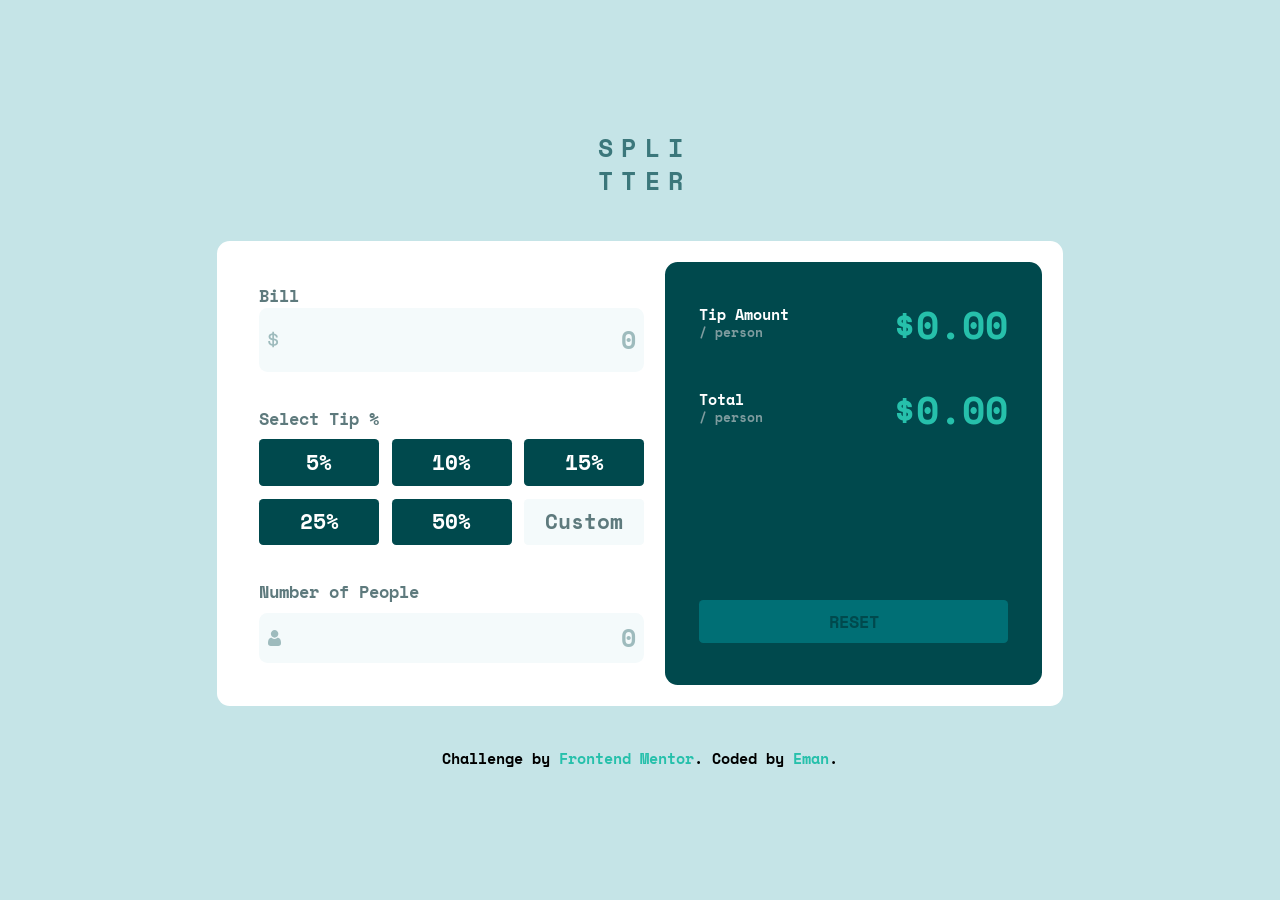
<file: 11/index.html>
<!DOCTYPE html>
<html lang="en" class="text-[clamp(0.7rem,0.658rem+0.5vw,1.125rem)]">

<head>
  <meta charset="UTF-8">
  <meta name="viewport" content="width=device-width, initial-scale=1.0">
  <link rel="icon" type="image/png" sizes="32x32" href="./images/favicon-32x32.png">
  <link href="./src/output.css" rel="stylesheet">
  <link rel="preconnect" href="https://fonts.googleapis.com">
  <link rel="preconnect" href="https://fonts.gstatic.com" crossorigin>
  <link href="https://fonts.googleapis.com/css2?family=Space+Mono:wght@400;700&display=swap" rel="stylesheet">
  <title>Frontend Mentor | Tip calculator app</title>
  <script defer src="./main.js"></script>
</head>

<body class="min-h-screen flex flex-col items-center justify-center bg-Grey-200 gap-10 font-display2 font-bold">
  <h1 class="text-Green-900/70 font-bold tracking-[0.5rem] w-20 text-2xl md:mt-0 mt-3">SPLI TTER</h1>
  <main class="bg-white p-5 rounded-xl flex flex-col md:flex-row md:gap-5 gap-3 md:w-200 w-full md:h-110">
    <section class="flex flex-col flex-[52%] gap-8 p-5 pr-0">
      <div>
        <label for="bill" class="text-Grey-500 font-bold">Bill</label>
        <div class="flex bg-Grey-50 h-15 px-2 rounded-lg justify-between items-center">
          <svg xmlns="http://www.w3.org/2000/svg" width="11" height="17">
            <path fill="#9EBBBD" d="M6.016 16.328v-1.464c1.232-.08 2.22-.444 2.964-1.092.744-.648 1.116-1.508 1.116-2.58v-.144c0-.992-.348-1.772-1.044-2.34-.696-.568-1.708-.932-3.036-1.092V4.184c.56.144 1.012.4 1.356.768.344.368.516.816.516 1.344v.288h1.824v-.432c0-.448-.088-.876-.264-1.284a3.783 3.783 0 00-.744-1.116A4.251 4.251 0 007.54 2.9a5.324 5.324 0 00-1.524-.492V.872H4.288V2.36a5.532 5.532 0 00-1.416.324c-.448.168-.84.392-1.176.672-.336.28-.604.616-.804 1.008-.2.392-.3.844-.3 1.356v.144c0 .96.316 1.708.948 2.244.632.536 1.548.884 2.748 1.044v3.912c-.704-.16-1.248-.472-1.632-.936-.384-.464-.576-1.08-.576-1.848v-.288H.256v.576c0 .464.08.924.24 1.38.16.456.404.88.732 1.272.328.392.744.728 1.248 1.008s1.108.476 1.812.588v1.512h1.728zM4.288 7.424c-.688-.128-1.164-.332-1.428-.612-.264-.28-.396-.644-.396-1.092 0-.464.176-.832.528-1.104.352-.272.784-.448 1.296-.528v3.336zm1.728 5.712V9.344c.768.128 1.328.328 1.68.6.352.272.528.688.528 1.248 0 .544-.196.984-.588 1.32-.392.336-.932.544-1.62.624z" />
          </svg>
          <input dir="rtl" name="bill" type="number" placeholder="0" value="" id="billInput" class="outline-none arrowNone placeholder:text-[#9EBBBD] placeholder:font-bold flex-1 text-2xl text-Green-900" />
        </div>
      </div>
      <div>
        <h4 class="text-Grey-500 font-bold mb-2">Select Tip %</h4>
        <div class="grid md:grid-cols-3 grid-cols-2 grid-rows-2 items-center justify-center gap-3 w-full text-xl" id="buttonContainer">
          <button class="bg-Green-900 py-2 rounded-sm text-white hover:bg-Green-400 cursor-pointer">5%</button>
          <button class="bg-Green-900 py-2 rounded-sm text-white hover:bg-Green-400 cursor-pointer">10%</button>
          <button class="bg-Green-900 py-2 rounded-sm text-white hover:bg-Green-400 cursor-pointer">15%</button>
          <button class="bg-Green-900 py-2 rounded-sm text-white hover:bg-Green-400 cursor-pointer">25%</button>
          <button class="bg-Green-900 py-2 rounded-sm text-white hover:bg-Green-400 cursor-pointer">50%</button>
          <div class="h-full py-2 bg-Grey-50 rounded-sm">
            <input type="number" placeholder="Custom" class="placeholder:text-Grey-500 placeholder:font-bold w-full text-center outline-none arrowNone" id="CustomTipInput">
          </div>
        </div>
      </div>
      <div>
        <h4 class="text-Grey-500 font-bold mb-2">Number of People</h4>
        <div class="flex bg-Grey-50 p-2 rounded-lg justify-between items-center">
          <svg xmlns="http://www.w3.org/2000/svg" width="13" height="16">
            <path fill="#9EBBBD" d="M9.573 7.729c.406 0 .784.07 1.126.209.342.14.639.33.881.569.232.227.438.503.614.82a5.1 5.1 0 01.407.949c.097.312.178.654.242 1.016.062.359.105.699.126 1.011.02.307.031.624.031.945 0 .836-.259 1.512-.768 2.01-.504.492-1.17.742-1.98.742H2.748c-.81 0-1.477-.25-1.98-.742C.259 14.76 0 14.084 0 13.248c0-.322.01-.64.032-.945.02-.312.063-.652.126-1.01.063-.363.144-.705.242-1.017.1-.323.238-.643.407-.948.176-.318.382-.594.613-.821.243-.238.54-.43.882-.57.342-.138.72-.208 1.125-.208.16 0 .313.067.61.265.183.123.397.264.636.421.204.134.48.259.822.372.333.11.671.167 1.005.167a3.19 3.19 0 001.006-.167c.341-.113.618-.238.822-.372l.636-.42c.296-.2.45-.266.61-.266zM6.598 0C7.63 0 8.522.38 9.252 1.129s1.1 1.666 1.1 2.724c0 1.06-.37 1.976-1.1 2.725-.73.75-1.623 1.13-2.654 1.13-1.03 0-1.924-.38-2.653-1.13-.73-.749-1.1-1.666-1.1-2.725 0-1.058.37-1.975 1.1-2.724C4.675.379 5.567 0 6.598 0z" />
          </svg>
          <input dir="rtl" type="number" placeholder="0" value="" id="personInput" class="outline-none placeholder:text-[#9EBBBD] placeholder:font-bold flex-1 text-2xl text-Green-900" />
        </div>
      </div>
    </section>
    <section class="bg-Green-900 rounded-xl py-10 px-8 flex flex-col flex-[48%]">
      <div class="flex justify-between mb-10">
        <h4 class="text-white flex flex-col text-sm">Tip Amount <span class="text-Grey-400 text-xs"> / person</span></h4>
        <p class="text-Green-400 text-4xl font-bold" id="TipAmount">$0.00</p>
      </div>
      <div class="flex justify-between">
        <h4 class="text-white flex flex-col text-sm">Total <span class="text-Grey-400 text-xs">/ person</span></h4>
        <p class="text-Green-400 text-4xl font-bold" id="Total">$0.00</p>
      </div>
      <button class="bg-Green-800 py-2 rounded-sm md:mt-auto mt-10 cursor-not-allowed uppercase font-bold text-Green-900" id="resetButton">Reset</button>
    </section>
  </main>
  <footer class="text-sm hidden md:block">
    Challenge by <a href="https://www.frontendmentor.io?ref=challenge" class="text-Green-400">Frontend Mentor</a>.
    Coded by <a href="https://github.com/emanalmoughales/frontend-challenges" class="text-Green-400">Eman</a>.
  </footer>
</body>

</html>
</file>
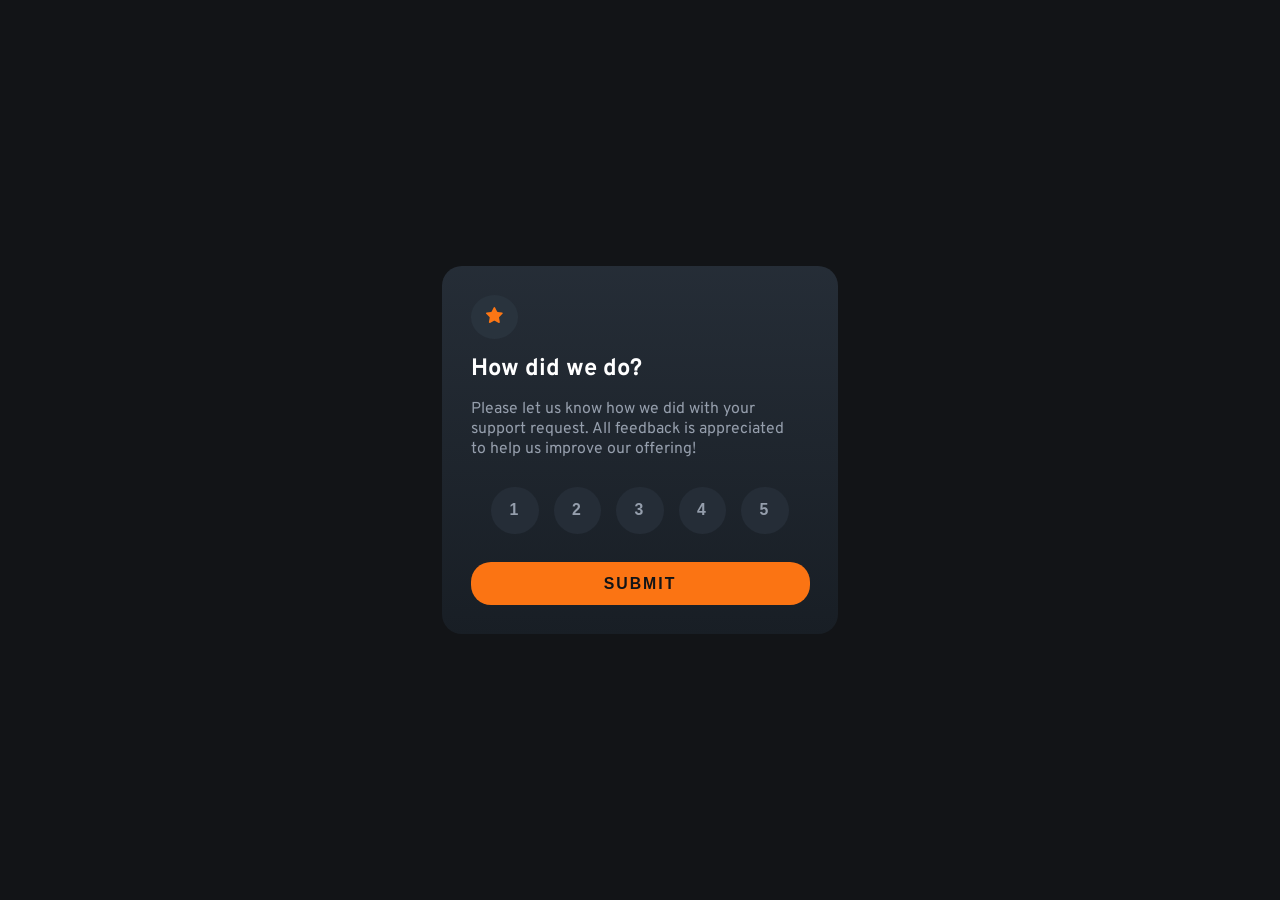
<file: 12/index.html>
<!doctype html>
<html lang="en">
  <head>
    <meta charset="UTF-8" />
    <meta name="viewport" content="width=device-width, initial-scale=1.0" />
    <!-- displays site properly based on user's device -->

    <link
      rel="icon"
      type="image/png"
      sizes="32x32"
      href="./images/favicon-32x32.png"
    />
    <link rel="preconnect" href="https://fonts.googleapis.com" />
    <link rel="preconnect" href="https://fonts.gstatic.com" crossorigin />
    <link
      href="https://fonts.googleapis.com/css2?family=Overpass:wght@400;700&display=swap"
      rel="stylesheet"
    />
    <link rel="stylesheet" href="./style.css" />
    <script defer src="./main.js"></script>
    <title>Frontend Mentor | Interactive rating component</title>
  </head>

  <body>
    <div class="container">
      <!-- Rating state start -->
      <section class="rating_state">
        <div aria-hidden="true" class="icon">
          <svg xmlns="http://www.w3.org/2000/svg" width="17" height="16">
            <path
              d="m9.067.43 1.99 4.031c.112.228.33.386.58.422l4.45.647a.772.772 0 0 1 .427 1.316l-3.22 3.138a.773.773 0 0 0-.222.683l.76 4.431a.772.772 0 0 1-1.12.813l-3.98-2.092a.773.773 0 0 0-.718 0l-3.98 2.092a.772.772 0 0 1-1.119-.813l.76-4.431a.77.77 0 0 0-.222-.683L.233 6.846A.772.772 0 0 1 .661 5.53l4.449-.647a.772.772 0 0 0 .58-.422L7.68.43a.774.774 0 0 1 1.387 0Z"
              fill="#FC7614"
            />
          </svg>
        </div>
        <h1 class="header" id="rating-label">How did we do?</h1>
        <p class="details">
          Please let us know how we did with your support request. All feedback
          is appreciated to help us improve our offering!
        </p>
        <div class="rate_button" aria-labelledby="rating-label">
          <button type="button">1</button>
          <button type="button">2</button>
          <button type="button">3</button>
          <button type="button">4</button>
          <button type="button">5</button>
        </div>
        <button type="button" id="submit_button">Submit</button>
      </section>
      <!-- Rating state end -->

      <!-- Thank you state start -->
      <section class="thank_you_state" aria-live="polite" hidden>
        <img
          src="./images/illustration-thank-you.svg"
          alt="Thank you illustration"
          class="card_img"
        />
        <div class="select_info">
          <span>You selected <span id="selected_value"></span> out of 5</span>
        </div>
        <h1 class="card_head">Thank you!</h1>
        <p class="card_details">
          We appreciate you taking the time to give a rating. If you ever need
          more support, don’t hesitate to get in touch!
        </p>
      </section>
      <!-- Thank you state end -->
    </div>
  </body>
</html>
</file>
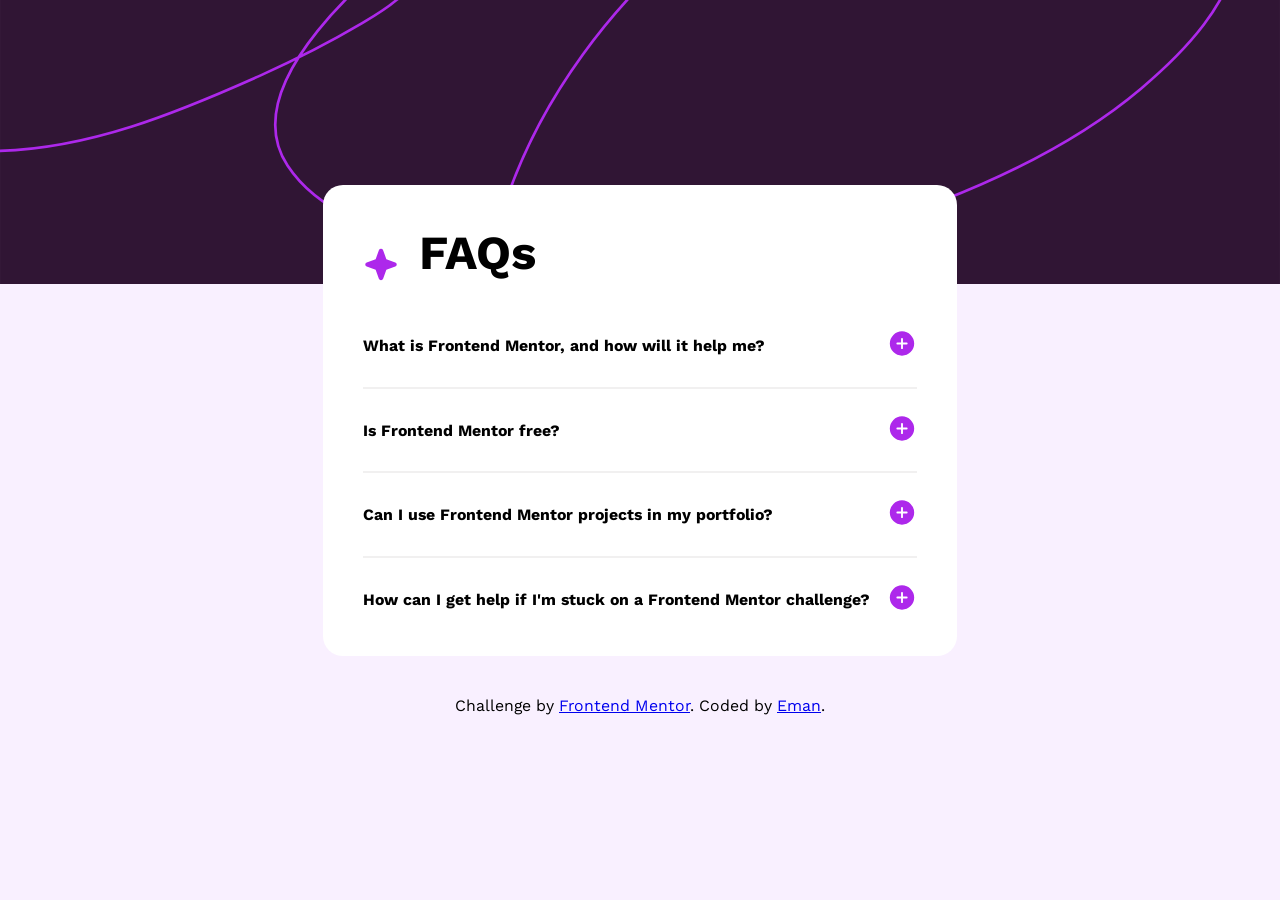
<file: 13/index.html>
<!doctype html>
<html lang="en">

<head>
  <meta charset="UTF-8" />
  <meta name="viewport" content="width=device-width, initial-scale=1.0" />
  <!-- displays site properly based on user's device -->
  <link rel="icon" type="image/png" sizes="32x32" href="./assets/images/favicon-32x32.png" />
  <link rel="preconnect" href="https://fonts.googleapis.com">
  <link rel="preconnect" href="https://fonts.gstatic.com" crossorigin>
  <link href="https://fonts.googleapis.com/css2?family=Work+Sans:wght@400;600;700&display=swap" rel="stylesheet">
  <link href="./style.css" rel="stylesheet">
  <script defer src="./main.js"></script>
  <title>Frontend Mentor | FAQ accordion</title>
</head>

<body>

  <div class="container">
    <div class="head">
      <svg xmlns="http://www.w3.org/2000/svg" width="36" height="41" fill="none" viewBox="0 0 40 41">
        <path fill="#AD28EB" d="M37.5 20.5a2.467 2.467 0 0 1-1.64 2.344l-9.913 3.604-3.603 9.911a2.5 2.5 0 0 1-4.688 0l-3.604-9.922-9.911-3.593a2.5 2.5 0 0 1 0-4.688l9.921-3.604 3.594-9.911a2.5 2.5 0 0 1 4.688 0l3.604 9.921 9.911 3.594A2.467 2.467 0 0 1 37.5 20.5Z" />
      </svg>
      <h1 class="heading">FAQs</h1>
    </div>
    <div class="block">
      <div class="question_container">
        <h2 class="question">What is Frontend Mentor, and how will it help me?</h2>
        <div>
          <span class="icon-plus">
            <svg xmlns="http://www.w3.org/2000/svg" width="30" height="31" fill="none" viewBox="0 0 30 31">
              <path fill="#AD28EB" d="M15 3.313A12.187 12.187 0 1 0 27.188 15.5 12.203 12.203 0 0 0 15 3.312Zm4.688 13.124h-3.75v3.75a.938.938 0 0 1-1.876 0v-3.75h-3.75a.938.938 0 0 1 0-1.875h3.75v-3.75a.938.938 0 0 1 1.876 0v3.75h3.75a.938.938 0 0 1 0 1.876Z" />
            </svg>
          </span>
          <span class="icon-minus hide">
            <svg xmlns="http://www.w3.org/2000/svg" width="30" height="31" fill="none" viewBox="0 0 30 31">
              <path fill="#301534" d="M15 3.313A12.187 12.187 0 1 0 27.188 15.5 12.2 12.2 0 0 0 15 3.312Zm4.688 13.124h-9.375a.938.938 0 0 1 0-1.875h9.374a.938.938 0 0 1 0 1.876Z" />
            </svg>
          </span>
        </div>
      </div>
      <p class="answer">Frontend Mentor offers realistic coding challenges to help developers improve their frontend
        coding skills with projects in HTML, CSS, and JavaScript. It's suitable for
        all levels and ideal for portfolio building.</p>
    </div>
    <div class="block">
      <div class="question_container">
        <h2 class="question">Is Frontend Mentor free?</h2>
        <div>
          <span class="icon-plus">
            <svg xmlns="http://www.w3.org/2000/svg" width="30" height="31" fill="none" viewBox="0 0 30 31">
              <path fill="#AD28EB" d="M15 3.313A12.187 12.187 0 1 0 27.188 15.5 12.203 12.203 0 0 0 15 3.312Zm4.688 13.124h-3.75v3.75a.938.938 0 0 1-1.876 0v-3.75h-3.75a.938.938 0 0 1 0-1.875h3.75v-3.75a.938.938 0 0 1 1.876 0v3.75h3.75a.938.938 0 0 1 0 1.876Z" />
            </svg>
          </span>
          <span class="icon-minus hide">
            <svg xmlns="http://www.w3.org/2000/svg" width="30" height="31" fill="none" viewBox="0 0 30 31">
              <path fill="#301534" d="M15 3.313A12.187 12.187 0 1 0 27.188 15.5 12.2 12.2 0 0 0 15 3.312Zm4.688 13.124h-9.375a.938.938 0 0 1 0-1.875h9.374a.938.938 0 0 1 0 1.876Z" />
            </svg>
          </span>
        </div>
      </div>
      <p class="answer">Yes, Frontend Mentor offers both free and premium coding challenges, with the
        free option providing access to a range of projects suitable for all skill
        levels.</p>
    </div>
    <div class="block">
      <div class="question_container">
        <h2 class="question">Can I use Frontend Mentor projects in my portfolio? </h2>
        <div>
          <span class="icon-plus">
            <svg xmlns="http://www.w3.org/2000/svg" width="30" height="31" fill="none" viewBox="0 0 30 31">
              <path fill="#AD28EB" d="M15 3.313A12.187 12.187 0 1 0 27.188 15.5 12.203 12.203 0 0 0 15 3.312Zm4.688 13.124h-3.75v3.75a.938.938 0 0 1-1.876 0v-3.75h-3.75a.938.938 0 0 1 0-1.875h3.75v-3.75a.938.938 0 0 1 1.876 0v3.75h3.75a.938.938 0 0 1 0 1.876Z" />
            </svg>
          </span>
          <span class="icon-minus hide">
            <svg xmlns="http://www.w3.org/2000/svg" width="30" height="31" fill="none" viewBox="0 0 30 31">
              <path fill="#301534" d="M15 3.313A12.187 12.187 0 1 0 27.188 15.5 12.2 12.2 0 0 0 15 3.312Zm4.688 13.124h-9.375a.938.938 0 0 1 0-1.875h9.374a.938.938 0 0 1 0 1.876Z" />
            </svg>
          </span>
        </div>
      </div>
      <p class="answer">Yes, you can use projects completed on Frontend Mentor in your portfolio. It's an excellent
        way to showcase your skills to potential employers! </p>
    </div>
    <div class="block">
      <div class="question_container">
        <h2 class="question">How can I get help if I'm stuck on a Frontend Mentor challenge?</h2>
        <div>
          <span class="icon-plus">
            <svg xmlns="http://www.w3.org/2000/svg" width="30" height="31" fill="none" viewBox="0 0 30 31">
              <path fill="#AD28EB" d="M15 3.313A12.187 12.187 0 1 0 27.188 15.5 12.203 12.203 0 0 0 15 3.312Zm4.688 13.124h-3.75v3.75a.938.938 0 0 1-1.876 0v-3.75h-3.75a.938.938 0 0 1 0-1.875h3.75v-3.75a.938.938 0 0 1 1.876 0v3.75h3.75a.938.938 0 0 1 0 1.876Z" />
            </svg>
          </span>
          <span class="icon-minus hide">
            <svg xmlns="http://www.w3.org/2000/svg" width="30" height="31" fill="none" viewBox="0 0 30 31">
              <path fill="#301534" d="M15 3.313A12.187 12.187 0 1 0 27.188 15.5 12.2 12.2 0 0 0 15 3.312Zm4.688 13.124h-9.375a.938.938 0 0 1 0-1.875h9.374a.938.938 0 0 1 0 1.876Z" />
            </svg>
          </span>
        </div>
      </div>
      <p class="answer">The best place to get help is inside Frontend Mentor's Discord community. There's a help channel where you
        can ask questions and seek support from other community members.</p>
    </div>
  </div>
  <footer class="attribution">
    Challenge by
    <a href="https://www.frontendmentor.io?ref=challenge">Frontend Mentor</a>.
    Coded by
    <a href="https://github.com/emanalmoughales/frontend-challenges">Eman</a>.
  </footer>
</body>

</html>
</file>
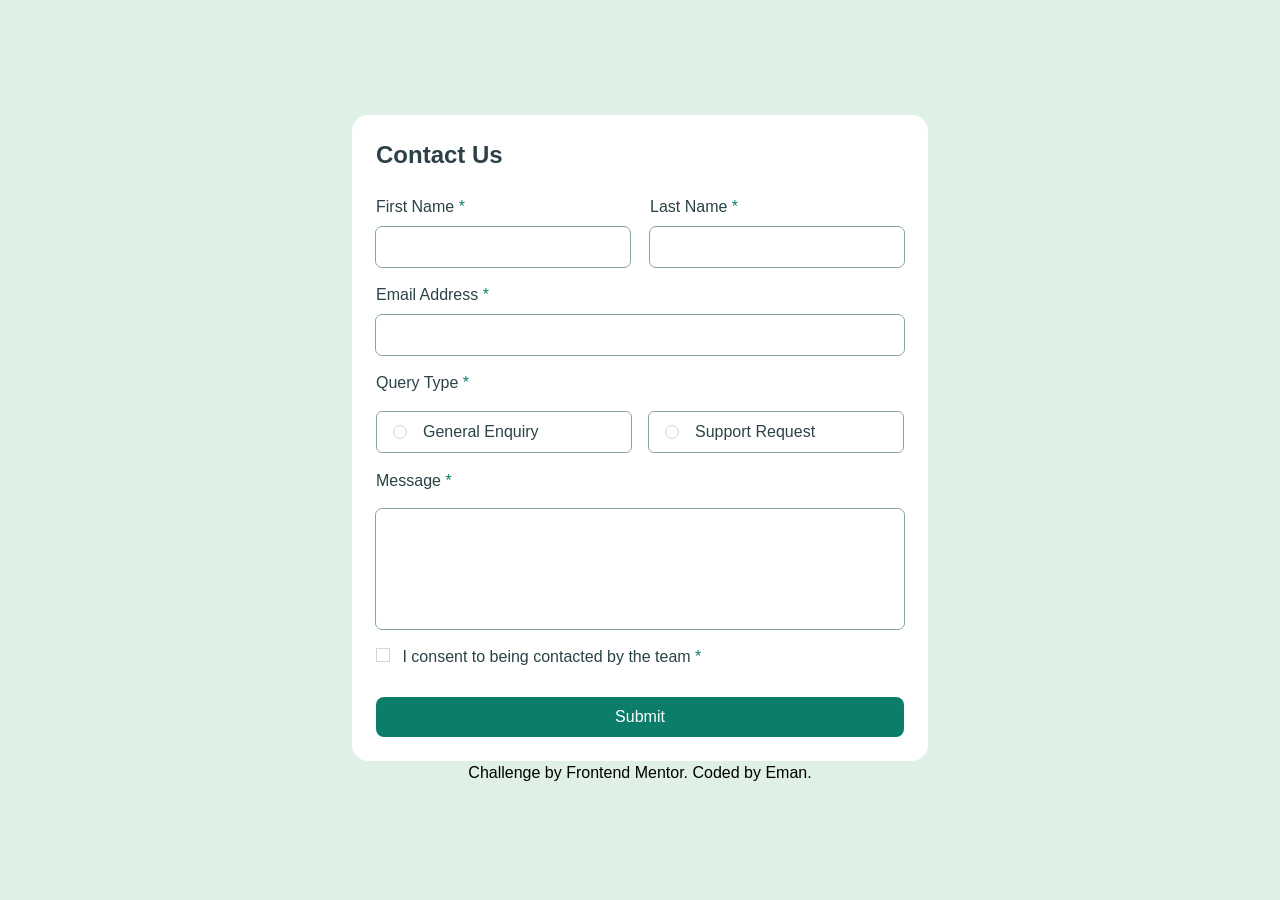
<file: 14/index.html>
<html lang="en">

<head>
  <meta charset="UTF-8" />
  <meta name="viewport" content="width=device-width, initial-scale=1.0" />
  <!-- displays site properly based on user's device -->
  <link rel="preconnect" href="https://fonts.googleapis.com" />
  <link rel="preconnect" href="https://fonts.gstatic.com" crossorigin />
  <link href="https://fonts.googleapis.com/css2?family=Work+Sans:wght@400;600;700&display=swap" rel="stylesheet" />
  <link rel="icon" type="image/png" sizes="32x32" href="./assets/images/favicon-32x32.png" />
  <link href="./src/output.css" rel="stylesheet" />
  <script defer src="./main.js"></script>
  <title>Frontend Mentor | Contact form</title>
</head>

<body class="bg-Green1-200 flex flex-col items-center justify-center min-h-screen py-5">
  <!-- alert -->
  <div class="success_message hidden bg-Grey-900 text-White p-6 rounded-2xl max-w-xl">
    <div class="flex items-center gap-4 mb-1">
      <img src="./assets/images/icon-success-check.svg" alt="Success check icon" />
      <h2 class="font-bold">Message Sent!</h2>
    </div>
    <p>Thanks for completing the form. We'll be in touch soon!</p>
  </div>
  <div class="bg-White text-Grey-900 p-6 rounded-2xl w-full max-w-xl flex flex-col gap-6">
    <h1 class="text-2xl font-bold text-Green-900">Contact Us</h1>
    <form class="flex flex-col gap-4 w-full" id="form">
      <div class="flex flex-col sm:flex-row gap-5 w-full">
        <div class="flex flex-col gap-2 w-full">
          <label for="first_name" class="block">First Name <span class="text-Green2-600">*</span></label>
          <input aria-invalid="false" aria-describedby="first_name_error" class="outline-1 outline-Grey-500 p-2 focus:outline-2 focus:outline-Green2-600 focus:outline-offset-2 rounded-md h-10 " id="first_name" type="text" />
          <p class="hidden text-red-800 text-xs" id="first_name_error">This field is required</p>
        </div>
        <div class="flex flex-col gap-2 w-full">
          <label for="last_name" class="block">Last Name <span class="text-Green2-600">*</span></label>
          <input aria-invalid="false" aria-describedby="last_name_error" class="outline-1 outline-Grey-500 p-2 focus:outline-Green2-600 rounded-md h-10" id="last_name" type="text" />
          <p class="hidden text-red-800 text-xs" id="last_name_error">This field is required</p>
        </div>
      </div>
      <div class="flex flex-col gap-2">
        <label for="email">Email Address <span class="text-Green2-600">*</span></label>
        <input aria-invalid="false" aria-describedby="email_error" class="outline-1 outline-Grey-500 p-2 focus:outline-Green2-600 rounded-md h-10" id="email" type="text" />
        <p class="hidden text-red-800 text-xs" id="valid_email_error">Please enter a valid email address</p>
        <p class="hidden text-red-800 text-xs" id="email_error">This field is required</p>
      </div>
      <fieldset aria-invalid="false" aria-describedby="queryType_error" class="flex flex-col gap-3">
        <legend>Query Type <span class="text-Green2-600">*</span></legend>
        <div class="flex flex-col sm:flex-row w-full gap-4 mt-4">
          <label for="general" class="peer border border-Grey-500 rounded-md px-4 py-2 flex gap-4 items-center w-full has-checked:bg-Green1-200 has-checked:border-Green2-600">
            <input class="peer size-3.5 rounded-full appearance-none border border-gray-300 accent-Green2-600 checked:appearance-auto dark:border-gray-600 dark:accent-Green2-600" id="general" type="radio" name="queryType" value="general" />
            General Enquiry
          </label>
          <label for="support" class="peer border border-Grey-500 rounded-md px-4 py-2 flex gap-4 items-center w-full has-checked:bg-Green1-200 has-checked:border-Green2-600">
            <input class="peer size-3.5 rounded-full appearance-none border border-gray-300 accent-Green2-600 checked:appearance-auto dark:border-gray-600 dark:accent-Green2-600" id="support" type="radio" name="queryType" value="support" class="" />
            Support Request
          </label>
        </div>
      </fieldset>
      <p class="hidden text-red-800 text-xs" id="queryType_error">Please select a query type</p>

      <label for="message">Message <span class="text-Green2-600">*</span></label>
      <textarea id="message" aria-invalid="false" aria-describedby="message_error" class="outline-1 outline-Grey-500 p-2 resize-none focus:outline-Green2-600 rounded-md h-30"></textarea>
      <p class="hidden text-red-800 text-xs" id="message_error">This field is required</p>

      <label for="consent" class="peer items-center">
        <input class="peer size-3.5 appearance-none border border-gray-300 accent-Green2-600 checked:appearance-auto dark:border-gray-600 dark:accent-Green2-600 mr-2" id="consent" type="checkbox" aria-invalid="false" aria-describedby="consent_error" />
        I consent to being contacted by the team
        <span class="text-Green2-600">*</span>
      </label>
      <p class="hidden text-red-800 text-xs" id="consent_error">
        To submit this form, please consent to being contacted
      </p>
      <button type="submit" class="bg-Green2-600 text-White py-2 rounded-lg cursor-pointer mt-3">Submit</button>
    </form>
  </div>

  <footer class="mb-3">
    Challenge by
    <a href="https://www.frontendmentor.io?ref=challenge">Frontend Mentor</a>.
    Coded by
    <a href="https://github.com/emanalmoughales/frontend-challenges">Eman</a>.
  </footer>
</body>

</html>
</file>
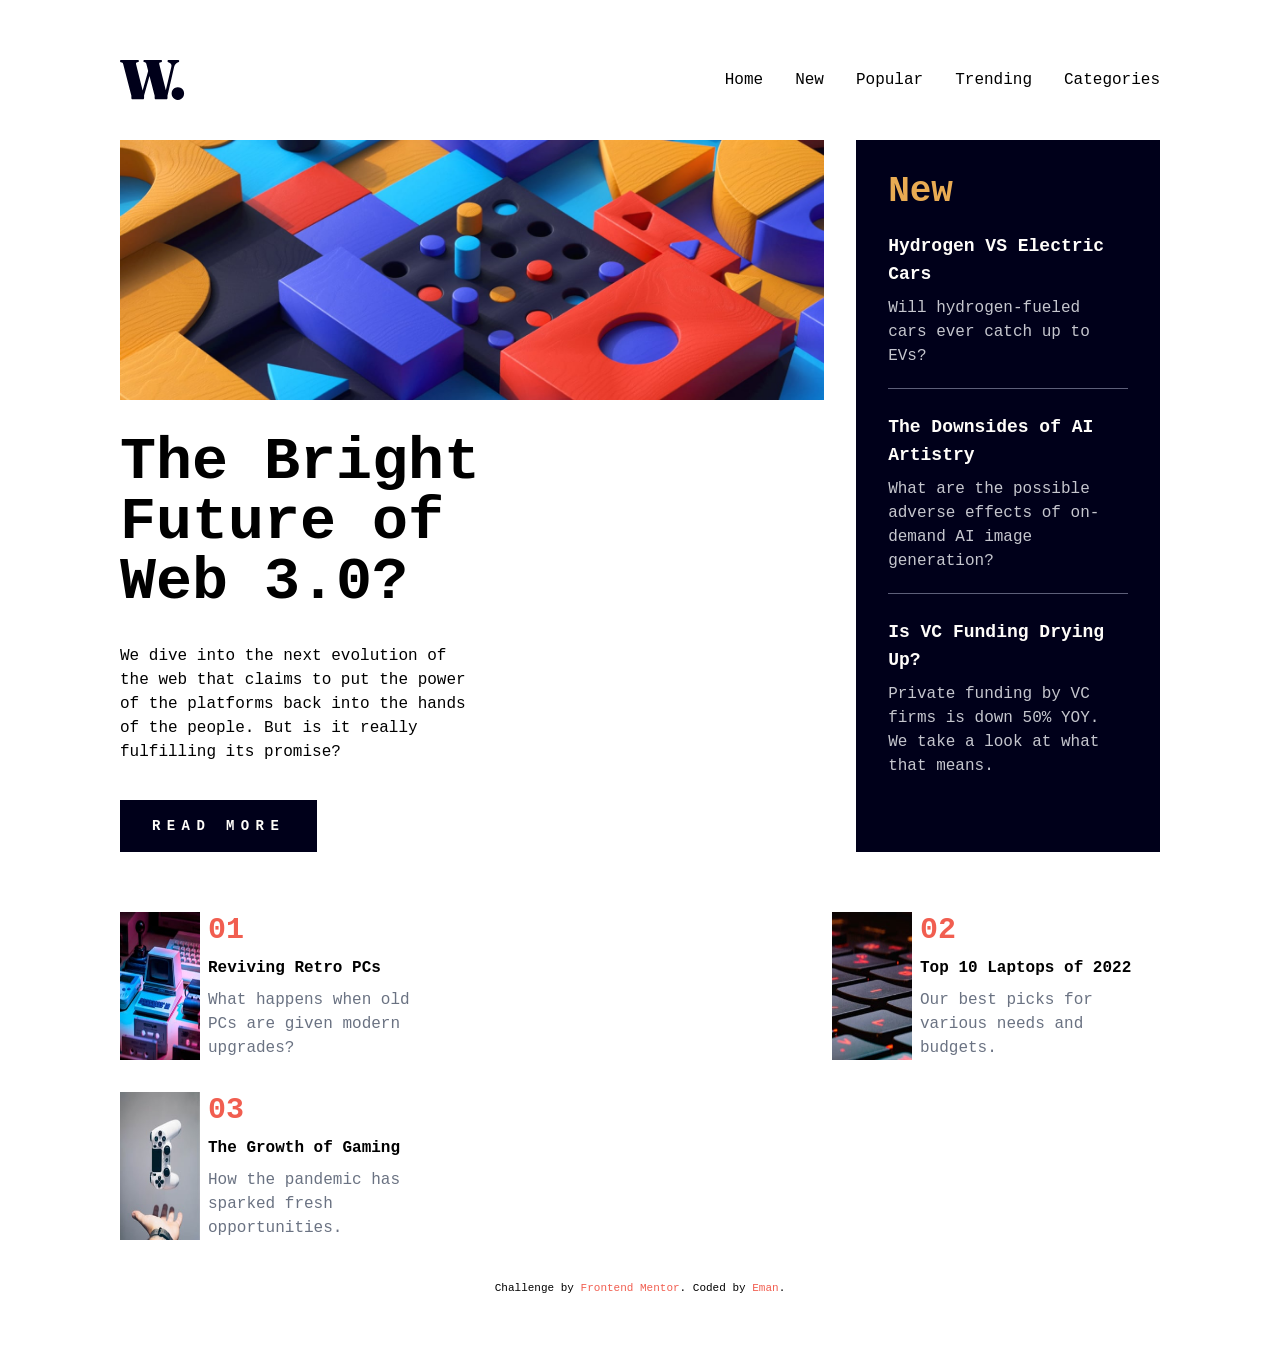
<file: 15/index.html>
<!DOCTYPE html>
<html lang="en">

<head>
  <meta charset="UTF-8">
  <meta name="viewport" content="width=device-width, initial-scale=1.0">
  <link rel="stylesheet" href="./src/output.css">
  <script src="./main.js" defer></script>
  <link rel="icon" type="image/png" sizes="32x32" href="./assets/images/favicon-32x32.png">
  <title>Frontend Mentor | News homepage</title>
</head>

<body class="lg:py-15 lg:px-30 p-5 font-display2">
  <nav aria-label="Main navigation" class="flex justify-between items-center mb-10">
    <img src="./assets/images/logo.svg" alt="logo_img">
    <ul class="sm:flex gap-8 *:hover:text-Soft-red *:cursor-pointer hidden">
      <li>Home</li>
      <li>New</li>
      <li>Popular</li>
      <li>Trending</li>
      <li>Categories</li>
    </ul>
    <button aria-label="Open menu" class="sm:hidden cursor-pointer open_menu">
      <svg xmlns="http://www.w3.org/2000/svg" width="40" height="17">
        <g fill="#00001A" fill-rule="evenodd">
          <path d="M0 0h40v3H0zM0 7h40v3H0zM0 14h40v3H0z" />
          <path d="M0 0h40v3H0z" />
        </g>
      </svg>
    </button>
    <div aria-modal="true" aria-label="Navigation menu" role="dialog" class="phone_menu fixed right-0 top-0 sm:hidden flex flex-col gap-10 bg-white h-full w-[70%] items-end px-5 pt-10">
      <button aria-label="Close menu" class="cursor-pointer close_menu">
        <svg xmlns="http://www.w3.org/2000/svg" width="32" height="31">
          <g fill="#00001A" fill-rule="evenodd">
            <path d="m2.919.297 28.284 28.284-2.122 2.122L.797 2.419z" />
            <path d="M.797 28.581 29.081.297l2.122 2.122L2.919 30.703z" />
          </g>
        </svg>
      </button>
      <ul class="flex flex-col sm:hidden gap-5 *:hover:text-Soft-red *:cursor-pointer text-xl w-full py-10">
        <li>Home</li>
        <li>New</li>
        <li>Popular</li>
        <li>Trending</li>
        <li>Categories</li>
      </ul>
    </div>
  </nav>
  <div class="flex flex-col gap-15">
    <div class="flex flex-col sm:flex-row gap-8">
      <div class="flex flex-col gap-8 sm:w-[70%]">
        <picture>
          <source media="(min-width: 768px)" srcset="./assets/images/image-web-3-desktop.jpg">
          <img src="./assets/images/image-web-3-mobile.jpg" alt="Illustration representing Web 3.0" class="w-full h-65">
        </picture>
        <div class="flex sm:flex-row flex-col flex-wrap justify-between gap-8">
          <h1 class="text-6xl font-bold sm:w-100"> The Bright Future of Web 3.0?</h1>
          <div class="flex flex-col gap-5">
            <p class="sm:w-90">We dive into the next evolution of the web that claims to put the power of the platforms back into the hands of the people.
              But is it really fulfilling its promise?</p>
            <button class="bg-Very-dark-blue text-Off-white cursor-pointer uppercase self-start py-4 px-8 font-bold hover:bg-Soft-red hover:text-Very-dark-blue text-sm mt-4 tracking-[0.4rem]">Read more</button>
          </div>
        </div>
      </div>
      <div class="flex flex-col bg-Very-dark-blue p-8 sm:w-[30%]">
        <h2 class="text-Soft-orange text-4xl font-bold mb-5">New</h2>
        <div class="border-b border-Dark-grayish-blue pb-5 mb-6">
          <a href="#" class="text-Off-white hover:text-Soft-orange text-lg font-bold">Hydrogen VS Electric Cars</a>
          <p class="text-Grayish-blue font-light mt-2">Will hydrogen-fueled cars ever catch up to EVs?</p>
        </div>
        <div class="border-b border-Dark-grayish-blue pb-5 mb-6">
          <a href="#" class="text-Off-white hover:text-Soft-orange text-lg font-bold">The Downsides of AI Artistry</a>
          <p class="text-Grayish-blue font-light mt-2">What are the possible adverse effects of on-demand AI image generation?</p>
        </div>
        <div class="">
          <a href="#" class="text-Off-white hover:text-Soft-orange text-lg font-bold">Is VC Funding Drying Up?</a>
          <p class="text-Grayish-blue font-light mt-2">Private funding by VC firms is down 50% YOY. We take a look at what that means.</p>
        </div>
      </div>
    </div>
    <div class="flex flex-col sm:flex-row flex-wrap sm:justify-between gap-8 w-full">
      <div class="flex gap-2">
        <img src="./assets/images/image-retro-pcs.jpg" alt="Retro computer" class="w-20">
        <div class="flex flex-col gap-2">
          <h3 class="text-3xl font-bold text-Soft-red">01</h3>
          <h4 class="font-black text-[16px] hover:text-Soft-red cursor-pointer">Reviving Retro PCs</h4>
          <p class="sm:w-60 text-gray-500">What happens when old PCs are given modern upgrades?</p>
        </div>
      </div>
      <div class="flex gap-2">
        <img src="./assets/images/image-top-laptops.jpg" alt="Laptop keyboard" class="w-20">
        <div class="flex flex-col gap-2">
          <h3 class="text-3xl font-bold text-Soft-red">02</h3>
          <h4 class="font-black text-[16px] hover:text-Soft-red cursor-pointer">Top 10 Laptops of 2022</h4>
          <p class="sm:w-60 text-gray-500">Our best picks for various needs and budgets.</p>
        </div>
      </div>
      <div class="flex gap-2">
        <img src="./assets/images/image-gaming-growth.jpg" alt="Gaming controller" class="w-20">
        <div class="flex flex-col gap-2">
          <h3 class="text-3xl font-bold text-Soft-red">03</h3>
          <h4 class="font-black text-[16px] hover:text-Soft-red cursor-pointer">The Growth of Gaming</h4>
          <p class="sm:w-60 text-gray-500">How the pandemic has sparked fresh opportunities.</p>
        </div>
      </div>
    </div>
  </div>

  <footer class="text-[0.6875rem] text-center mt-10">
    Challenge by
    <a href="https://www.frontendmentor.io?ref=challenge" class="text-Soft-red">Frontend Mentor</a>.
    Coded by
    <a href="https://github.com/emanalmoughales/frontend-challenges" class="text-Soft-red">Eman</a>.
  </footer>
</body>

</html>
</file>
<file: 12/style.css>
html {
    font-size: clamp(10px, 12px + 0.3vw, 16px);
}

* {
    margin: 0;
    padding: 0;
    box-sizing: border-box;
}

body {
    background-color: hsl(216, 12%, 8%);
    font-family: "Overpass", sans-serif;
    display: flex;
    flex-direction: column;
    align-items: center;
    justify-content: center;
    gap: 40px;
    min-height: 100vh;
    padding: 2rem;
}

.container {
    background-image: linear-gradient(to bottom, hsl(213, 19%, 18%), hsl(212, 21%, 12%));
    max-width: 25rem;
    width: 100%;
    padding: 1.8rem;
    border-radius: 20px;
}

.rating_state.hidden {
    display: none;
}

.rating_state {
    display: flex;
    flex-direction: column;
    gap: 15px
}

.icon {
    background-color: hsla(210, 20%, 20%, 0.999);
    padding: 0.8rem 0.8rem 0.6rem 0.8rem;
    border-radius: 100%;
    border: none;
    width: 3rem;
    text-align: center;
}

.header {
    color: hsl(0, 100%, 100%);
}

.details {
    color: hsl(217, 12%, 63%);
    padding-right: 1rem;
}

.rate_button {
    display: flex;
    justify-content: center;
    align-items: center;
    flex-wrap: wrap;
    gap: 15px;
    padding: 0.8rem 0;
}

.rate_button>* {
    background-color: hsl(213, 19%, 18%);
    color: hsl(217, 12%, 63%);
    width: 3rem;
    height: 3rem;
    padding: 0.8rem;
    border-radius: 100%;
    border: none;
    text-align: center;
    cursor: pointer;
}

.rate_button>*:hover {
    background-color: hsl(25, 97%, 53%);
    color: hsl(216, 12%, 8%);
}

.rate_button button.active {
    background-color: hsl(0, 100%, 100%);
    color: hsl(216, 12%, 8%);
}

button {
    background-color: hsl(25, 97%, 53%);
    color: hsl(216, 12%, 8%);
    padding: 0.8rem;
    border-radius: 20px;
    border: none;
    font-size: 1rem;
    font-weight: 600;
    text-transform: uppercase;
    letter-spacing: 2px;
    cursor: pointer;
}

button:hover {
    background-color: hsl(0, 100%, 100%);
}

.thank_you_state.active {
    display: flex;
}

.thank_you_state {
    display: none;
    flex-direction: column;
    align-items: center;
    justify-content: center;
    text-align: center;
    gap: 15px;
}

.card_img {
    width: 50%;
    height: 50%;
}

.card_head {
    color: hsl(0, 100%, 100%);
}

.card_details {
    color: hsl(217, 12%, 63%);
    margin-bottom: 1rem;
    font-size: 1rem;
}

.select_info {
    background-color: hsl(213, 19%, 18%);
    color: hsl(25, 67%, 58%);
    font-size: 0.8rem;
    padding: 0.4rem 0.8rem;
    border: none;
    border-radius: 20px;
}

.attribution {
    font-size: 0.6875rem;
    text-align: center;
}

.attribution a {
    color: hsl(228, 45%, 44%);
}
</file>
<file: 13/style.css>
html {
    font-size: clamp(10px, 12px + 0.3vw, 16px);
}

* {
    margin: 0;
    padding: 0;
    box-sizing: border-box;
}

body {
    background: url("./assets/images/background-pattern-mobile.svg") top center / 100% auto no-repeat,
        hsl(275, 100%, 97%);
    min-height: 100vh;
    font-family: 'Work Sans', sans-serif;
    display: flex;
    flex-direction: column;
    align-items: center;
    justify-content: center;
    padding: 0 2rem;
}

.img {
    width: 100%;
}

.container {
    width: 100%;
    max-width: 40rem;
    padding: 2.5rem;
    background-color: hsl(0, 100%, 100%);
    border-radius: 20px;
    margin-bottom: 2.5rem;
}

.head {
    display: flex;
    gap: 20px;
    align-items: center;
}

.heading {
    font-size: 3rem;
    margin-bottom: 1.5rem;
}

.block:not(:last-child) {
    border-bottom: 2px rgba(190, 187, 187, 0.225) solid;
    padding-bottom: 1.5rem;
}

.block {
    padding-top: 1.5rem;
    cursor: pointer;
}

.question_container {
    display: flex;
    align-items: center;
    justify-content: space-between;
}

.question {
    font-size: 1rem;
}

.question:hover {
    color: hsl(276, 78%, 52%);
}

.hide {
    display: none;
}

.answer {
    color: hsl(292, 16%, 49%);
    font-size: 1rem;
    max-height: 0;
    overflow: hidden;
    opacity: 0;
    transition:
        opacity 0.25s ease;
}

.answer.show {
    opacity: 1;
}

/* Desktop */
@media (min-width: 768px) {
    body {
        background:
            url("./assets/images/background-pattern-desktop.svg") top center / 100% auto no-repeat,
            hsl(275, 100%, 97%);
    }
}
</file>
<file: 11/src/output.css>
/*! tailwindcss v4.3.0 | MIT License | https://tailwindcss.com */
@layer properties;
@layer theme, base, components, utilities;
@layer theme {
  :root, :host {
    --font-sans: ui-sans-serif, system-ui, sans-serif, "Apple Color Emoji",
      "Segoe UI Emoji", "Segoe UI Symbol", "Noto Color Emoji";
    --font-mono: ui-monospace, SFMono-Regular, Menlo, Monaco, Consolas, "Liberation Mono",
      "Courier New", monospace;
    --color-white: #fff;
    --spacing: 0.25rem;
    --text-xs: 0.75rem;
    --text-xs--line-height: calc(1 / 0.75);
    --text-sm: 0.875rem;
    --text-sm--line-height: calc(1.25 / 0.875);
    --text-xl: 1.25rem;
    --text-xl--line-height: calc(1.75 / 1.25);
    --text-2xl: 1.5rem;
    --text-2xl--line-height: calc(2 / 1.5);
    --text-4xl: 2.25rem;
    --text-4xl--line-height: calc(2.5 / 2.25);
    --font-weight-bold: 700;
    --radius-sm: 0.25rem;
    --radius-lg: 0.5rem;
    --radius-xl: 0.75rem;
    --default-font-family: var(--font-sans);
    --default-mono-font-family: var(--font-mono);
    --color-Green-400: hsl(172, 67%, 45%);
    --color-Green-900: hsl(183, 100%, 15%);
    --color-Green-800: hsl(183, 100%, 23%);
    --color-Grey-500: hsl(186, 14%, 43%);
    --color-Grey-400: hsl(184, 14%, 56%);
    --color-Grey-200: hsl(185, 41%, 84%);
    --color-Grey-50: hsl(189, 47%, 97%);
    --font-display2: 'Space Mono', monospace;
  }
}
@layer base {
  *, ::after, ::before, ::backdrop, ::file-selector-button {
    box-sizing: border-box;
    margin: 0;
    padding: 0;
    border: 0 solid;
  }
  html, :host {
    line-height: 1.5;
    -webkit-text-size-adjust: 100%;
    tab-size: 4;
    font-family: var(--default-font-family, ui-sans-serif, system-ui, sans-serif, "Apple Color Emoji", "Segoe UI Emoji", "Segoe UI Symbol", "Noto Color Emoji");
    font-feature-settings: var(--default-font-feature-settings, normal);
    font-variation-settings: var(--default-font-variation-settings, normal);
    -webkit-tap-highlight-color: transparent;
  }
  hr {
    height: 0;
    color: inherit;
    border-top-width: 1px;
  }
  abbr:where([title]) {
    -webkit-text-decoration: underline dotted;
    text-decoration: underline dotted;
  }
  h1, h2, h3, h4, h5, h6 {
    font-size: inherit;
    font-weight: inherit;
  }
  a {
    color: inherit;
    -webkit-text-decoration: inherit;
    text-decoration: inherit;
  }
  b, strong {
    font-weight: bolder;
  }
  code, kbd, samp, pre {
    font-family: var(--default-mono-font-family, ui-monospace, SFMono-Regular, Menlo, Monaco, Consolas, "Liberation Mono", "Courier New", monospace);
    font-feature-settings: var(--default-mono-font-feature-settings, normal);
    font-variation-settings: var(--default-mono-font-variation-settings, normal);
    font-size: 1em;
  }
  small {
    font-size: 80%;
  }
  sub, sup {
    font-size: 75%;
    line-height: 0;
    position: relative;
    vertical-align: baseline;
  }
  sub {
    bottom: -0.25em;
  }
  sup {
    top: -0.5em;
  }
  table {
    text-indent: 0;
    border-color: inherit;
    border-collapse: collapse;
  }
  :-moz-focusring {
    outline: auto;
  }
  progress {
    vertical-align: baseline;
  }
  summary {
    display: list-item;
  }
  ol, ul, menu {
    list-style: none;
  }
  img, svg, video, canvas, audio, iframe, embed, object {
    display: block;
    vertical-align: middle;
  }
  img, video {
    max-width: 100%;
    height: auto;
  }
  button, input, select, optgroup, textarea, ::file-selector-button {
    font: inherit;
    font-feature-settings: inherit;
    font-variation-settings: inherit;
    letter-spacing: inherit;
    color: inherit;
    border-radius: 0;
    background-color: transparent;
    opacity: 1;
  }
  :where(select:is([multiple], [size])) optgroup {
    font-weight: bolder;
  }
  :where(select:is([multiple], [size])) optgroup option {
    padding-inline-start: 20px;
  }
  ::file-selector-button {
    margin-inline-end: 4px;
  }
  ::placeholder {
    opacity: 1;
  }
  @supports (not (-webkit-appearance: -apple-pay-button))  or (contain-intrinsic-size: 1px) {
    ::placeholder {
      color: currentcolor;
      @supports (color: color-mix(in lab, red, red)) {
        color: color-mix(in oklab, currentcolor 50%, transparent);
      }
    }
  }
  textarea {
    resize: vertical;
  }
  ::-webkit-search-decoration {
    -webkit-appearance: none;
  }
  ::-webkit-date-and-time-value {
    min-height: 1lh;
    text-align: inherit;
  }
  ::-webkit-datetime-edit {
    display: inline-flex;
  }
  ::-webkit-datetime-edit-fields-wrapper {
    padding: 0;
  }
  ::-webkit-datetime-edit, ::-webkit-datetime-edit-year-field, ::-webkit-datetime-edit-month-field, ::-webkit-datetime-edit-day-field, ::-webkit-datetime-edit-hour-field, ::-webkit-datetime-edit-minute-field, ::-webkit-datetime-edit-second-field, ::-webkit-datetime-edit-millisecond-field, ::-webkit-datetime-edit-meridiem-field {
    padding-block: 0;
  }
  ::-webkit-calendar-picker-indicator {
    line-height: 1;
  }
  :-moz-ui-invalid {
    box-shadow: none;
  }
  button, input:where([type="button"], [type="reset"], [type="submit"]), ::file-selector-button {
    appearance: button;
  }
  ::-webkit-inner-spin-button, ::-webkit-outer-spin-button {
    height: auto;
  }
  [hidden]:where(:not([hidden="until-found"])) {
    display: none !important;
  }
}
@layer utilities {
  .static {
    position: static;
  }
  .mt-3 {
    margin-top: calc(var(--spacing) * 3);
  }
  .mt-5 {
    margin-top: calc(var(--spacing) * 5);
  }
  .mt-10 {
    margin-top: calc(var(--spacing) * 10);
  }
  .mb-2 {
    margin-bottom: calc(var(--spacing) * 2);
  }
  .mb-10 {
    margin-bottom: calc(var(--spacing) * 10);
  }
  .flex {
    display: flex;
  }
  .grid {
    display: grid;
  }
  .hidden {
    display: none;
  }
  .table {
    display: table;
  }
  .h-15 {
    height: calc(var(--spacing) * 15);
  }
  .h-full {
    height: 100%;
  }
  .min-h-screen {
    min-height: 100vh;
  }
  .w-20 {
    width: calc(var(--spacing) * 20);
  }
  .w-28 {
    width: calc(var(--spacing) * 28);
  }
  .w-full {
    width: 100%;
  }
  .flex-1 {
    flex: 1;
  }
  .flex-30 {
    flex: 30;
  }
  .flex-70 {
    flex: 70;
  }
  .flex-\[48\%\] {
    flex: 48%;
  }
  .flex-\[52\%\] {
    flex: 52%;
  }
  .border-collapse {
    border-collapse: collapse;
  }
  .cursor-not-allowed {
    cursor: not-allowed;
  }
  .cursor-pointer {
    cursor: pointer;
  }
  .resize {
    resize: both;
  }
  .grid-cols-2 {
    grid-template-columns: repeat(2, minmax(0, 1fr));
  }
  .grid-cols-3 {
    grid-template-columns: repeat(3, minmax(0, 1fr));
  }
  .grid-rows-2 {
    grid-template-rows: repeat(2, minmax(0, 1fr));
  }
  .flex-col {
    flex-direction: column;
  }
  .flex-wrap {
    flex-wrap: wrap;
  }
  .items-center {
    align-items: center;
  }
  .justify-between {
    justify-content: space-between;
  }
  .justify-center {
    justify-content: center;
  }
  .gap-3 {
    gap: calc(var(--spacing) * 3);
  }
  .gap-5 {
    gap: calc(var(--spacing) * 5);
  }
  .gap-8 {
    gap: calc(var(--spacing) * 8);
  }
  .gap-10 {
    gap: calc(var(--spacing) * 10);
  }
  .rounded-lg {
    border-radius: var(--radius-lg);
  }
  .rounded-sm {
    border-radius: var(--radius-sm);
  }
  .rounded-xl {
    border-radius: var(--radius-xl);
  }
  .border {
    border-style: var(--tw-border-style);
    border-width: 1px;
  }
  .bg-Green-400 {
    background-color: var(--color-Green-400);
  }
  .bg-Green-800 {
    background-color: var(--color-Green-800);
  }
  .bg-Green-900 {
    background-color: var(--color-Green-900);
  }
  .bg-Grey-50 {
    background-color: var(--color-Grey-50);
  }
  .bg-Grey-200 {
    background-color: var(--color-Grey-200);
  }
  .bg-white {
    background-color: var(--color-white);
  }
  .p-2 {
    padding: calc(var(--spacing) * 2);
  }
  .p-5 {
    padding: calc(var(--spacing) * 5);
  }
  .px-2 {
    padding-inline: calc(var(--spacing) * 2);
  }
  .px-8 {
    padding-inline: calc(var(--spacing) * 8);
  }
  .py-2 {
    padding-block: calc(var(--spacing) * 2);
  }
  .py-10 {
    padding-block: calc(var(--spacing) * 10);
  }
  .pr-0 {
    padding-right: calc(var(--spacing) * 0);
  }
  .text-center {
    text-align: center;
  }
  .font-display2 {
    font-family: var(--font-display2);
  }
  .text-2xl {
    font-size: var(--text-2xl);
    line-height: var(--tw-leading, var(--text-2xl--line-height));
  }
  .text-4xl {
    font-size: var(--text-4xl);
    line-height: var(--tw-leading, var(--text-4xl--line-height));
  }
  .text-sm {
    font-size: var(--text-sm);
    line-height: var(--tw-leading, var(--text-sm--line-height));
  }
  .text-xl {
    font-size: var(--text-xl);
    line-height: var(--tw-leading, var(--text-xl--line-height));
  }
  .text-xs {
    font-size: var(--text-xs);
    line-height: var(--tw-leading, var(--text-xs--line-height));
  }
  .text-\[clamp\(0\.7rem\,0\.658rem\+0\.5vw\,1\.125rem\)\] {
    font-size: clamp(0.7rem, 0.658rem + 0.5vw, 1.125rem);
  }
  .font-bold {
    --tw-font-weight: var(--font-weight-bold);
    font-weight: var(--font-weight-bold);
  }
  .tracking-\[0\.5rem\] {
    --tw-tracking: 0.5rem;
    letter-spacing: 0.5rem;
  }
  .text-Green-400 {
    color: var(--color-Green-400);
  }
  .text-Green-900 {
    color: var(--color-Green-900);
  }
  .text-Green-900\/70 {
    color: color-mix(in srgb, hsl(183, 100%, 15%) 70%, transparent);
    @supports (color: color-mix(in lab, red, red)) {
      color: color-mix(in oklab, var(--color-Green-900) 70%, transparent);
    }
  }
  .text-Grey-400 {
    color: var(--color-Grey-400);
  }
  .text-Grey-500 {
    color: var(--color-Grey-500);
  }
  .text-white {
    color: var(--color-white);
  }
  .uppercase {
    text-transform: uppercase;
  }
  .underline {
    text-decoration-line: underline;
  }
  .outline {
    outline-style: var(--tw-outline-style);
    outline-width: 1px;
  }
  .outline-none {
    --tw-outline-style: none;
    outline-style: none;
  }
  .placeholder\:font-bold {
    &::placeholder {
      --tw-font-weight: var(--font-weight-bold);
      font-weight: var(--font-weight-bold);
    }
  }
  .placeholder\:text-Grey-500 {
    &::placeholder {
      color: var(--color-Grey-500);
    }
  }
  .placeholder\:text-\[\#9EBBBD\] {
    &::placeholder {
      color: #9EBBBD;
    }
  }
  .hover\:bg-Green-400 {
    &:hover {
      @media (hover: hover) {
        background-color: var(--color-Green-400);
      }
    }
  }
  .hover\:bg-Grey-200 {
    &:hover {
      @media (hover: hover) {
        background-color: var(--color-Grey-200);
      }
    }
  }
  .md\:mt-0 {
    @media (width >= 48rem) {
      margin-top: calc(var(--spacing) * 0);
    }
  }
  .md\:mt-auto {
    @media (width >= 48rem) {
      margin-top: auto;
    }
  }
  .md\:block {
    @media (width >= 48rem) {
      display: block;
    }
  }
  .md\:h-110 {
    @media (width >= 48rem) {
      height: calc(var(--spacing) * 110);
    }
  }
  .md\:w-28 {
    @media (width >= 48rem) {
      width: calc(var(--spacing) * 28);
    }
  }
  .md\:w-200 {
    @media (width >= 48rem) {
      width: calc(var(--spacing) * 200);
    }
  }
  .md\:grid-cols-3 {
    @media (width >= 48rem) {
      grid-template-columns: repeat(3, minmax(0, 1fr));
    }
  }
  .md\:flex-row {
    @media (width >= 48rem) {
      flex-direction: row;
    }
  }
  .md\:gap-5 {
    @media (width >= 48rem) {
      gap: calc(var(--spacing) * 5);
    }
  }
}
.arrowNone::-webkit-outer-spin-button, .arrowNone::-webkit-inner-spin-button {
  -webkit-appearance: none;
  margin: 0;
}
@property --tw-border-style {
  syntax: "*";
  inherits: false;
  initial-value: solid;
}
@property --tw-font-weight {
  syntax: "*";
  inherits: false;
}
@property --tw-tracking {
  syntax: "*";
  inherits: false;
}
@property --tw-outline-style {
  syntax: "*";
  inherits: false;
  initial-value: solid;
}
@layer properties {
  @supports ((-webkit-hyphens: none) and (not (margin-trim: inline))) or ((-moz-orient: inline) and (not (color:rgb(from red r g b)))) {
    *, ::before, ::after, ::backdrop {
      --tw-border-style: solid;
      --tw-font-weight: initial;
      --tw-tracking: initial;
      --tw-outline-style: solid;
    }
  }
}
</file>
<file: 14/src/output.css>
/*! tailwindcss v4.3.3 | MIT License | https://tailwindcss.com */
@layer properties;
@layer theme, base, components, utilities;
@layer theme {
  :root, :host {
    --font-sans: -apple-system, BlinkMacSystemFont, "Segoe UI", Roboto, "Helvetica Neue",
      "Noto Sans", Arial, sans-serif, "Apple Color Emoji", "Segoe UI Emoji",
      "Segoe UI Symbol", "Noto Color Emoji";
    --font-mono: ui-monospace, SFMono-Regular, Menlo, Monaco, Consolas, "Liberation Mono",
      "Courier New", monospace;
    --color-red-500: oklch(63.7% 0.237 25.331);
    --color-red-800: oklch(44.4% 0.177 26.899);
    --color-green-600: oklch(62.7% 0.194 149.214);
    --color-green-900: oklch(39.3% 0.095 152.535);
    --color-sky-400: oklch(74.6% 0.16 232.661);
    --color-indigo-500: oklch(58.5% 0.233 277.117);
    --color-indigo-600: oklch(51.1% 0.262 276.966);
    --color-pink-500: oklch(65.6% 0.241 354.308);
    --color-pink-600: oklch(59.2% 0.249 0.584);
    --color-gray-50: oklch(98.5% 0.002 247.839);
    --color-gray-300: oklch(87.2% 0.01 258.338);
    --color-gray-600: oklch(44.6% 0.03 256.802);
    --color-gray-900: oklch(21% 0.034 264.665);
    --color-gray-950: oklch(13% 0.028 261.692);
    --color-white: #fff;
    --spacing: 0.25rem;
    --container-xl: 36rem;
    --text-xs: 0.75rem;
    --text-xs--line-height: calc(1 / 0.75);
    --text-sm: 0.875rem;
    --text-sm--line-height: calc(1.25 / 0.875);
    --text-2xl: 1.5rem;
    --text-2xl--line-height: calc(2 / 1.5);
    --font-weight-semibold: 600;
    --font-weight-bold: 700;
    --radius-sm: 0.25rem;
    --radius-md: 0.375rem;
    --radius-lg: 0.5rem;
    --radius-2xl: 1rem;
    --default-font-family: var(--font-sans);
    --default-mono-font-family: var(--font-mono);
    --color-Green1-200: hsl(148, 38%, 91%);
    --color-Green2-600: hsl(169, 82%, 27%);
    --color-White: hsl(0, 0%, 100%);
    --color-Grey-500: hsl(186, 15%, 59%);
    --color-Grey-900: hsl(187, 24%, 22%);
  }
}
@layer base {
  *, ::after, ::before, ::backdrop, ::file-selector-button {
    box-sizing: border-box;
    margin: 0;
    padding: 0;
    border: 0 solid;
  }
  html, :host {
    line-height: 1.5;
    -webkit-text-size-adjust: 100%;
    tab-size: 4;
    font-family: var(--default-font-family, -apple-system, BlinkMacSystemFont, "Segoe UI", Roboto, "Helvetica Neue", "Noto Sans", Arial, sans-serif, "Apple Color Emoji", "Segoe UI Emoji", "Segoe UI Symbol", "Noto Color Emoji");
    font-feature-settings: var(--default-font-feature-settings, normal);
    font-variation-settings: var(--default-font-variation-settings, normal);
    -webkit-tap-highlight-color: transparent;
  }
  hr {
    height: 0;
    color: inherit;
    border-top-width: 1px;
  }
  abbr:where([title]) {
    -webkit-text-decoration: underline dotted;
    text-decoration: underline dotted;
  }
  h1, h2, h3, h4, h5, h6 {
    font-size: inherit;
    font-weight: inherit;
  }
  a {
    color: inherit;
    -webkit-text-decoration: inherit;
    text-decoration: inherit;
  }
  b, strong {
    font-weight: bolder;
  }
  code, kbd, samp, pre {
    font-family: var(--default-mono-font-family, ui-monospace, SFMono-Regular, Menlo, Monaco, Consolas, "Liberation Mono", "Courier New", monospace);
    font-feature-settings: var(--default-mono-font-feature-settings, normal);
    font-variation-settings: var(--default-mono-font-variation-settings, normal);
    font-size: 1em;
  }
  small {
    font-size: 80%;
  }
  sub, sup {
    font-size: 75%;
    line-height: 0;
    position: relative;
    vertical-align: baseline;
  }
  sub {
    bottom: -0.25em;
  }
  sup {
    top: -0.5em;
  }
  table {
    text-indent: 0;
    border-color: inherit;
    border-collapse: collapse;
  }
  :-moz-focusring:where(:not(iframe)) {
    outline: auto;
  }
  progress {
    vertical-align: baseline;
  }
  summary {
    display: list-item;
  }
  ol, ul, menu {
    list-style: none;
  }
  img, svg, video, canvas, audio, iframe, embed, object {
    display: block;
    vertical-align: middle;
  }
  img, video {
    max-width: 100%;
    height: auto;
  }
  button, input, select, optgroup, textarea, ::file-selector-button {
    font: inherit;
    font-feature-settings: inherit;
    font-variation-settings: inherit;
    letter-spacing: inherit;
    color: inherit;
    border-radius: 0;
    background-color: transparent;
    opacity: 1;
  }
  :where(select:is([multiple], [size])) optgroup {
    font-weight: bolder;
  }
  :where(select:is([multiple], [size])) optgroup option {
    padding-inline-start: 20px;
  }
  ::file-selector-button {
    margin-inline-end: 4px;
  }
  ::placeholder {
    opacity: 1;
  }
  @supports (not (-webkit-appearance: -apple-pay-button))  or (contain-intrinsic-size: 1px) {
    ::placeholder {
      color: currentcolor;
      @supports (color: color-mix(in lab, red, red)) {
        color: color-mix(in oklab, currentcolor 50%, transparent);
      }
    }
  }
  textarea {
    resize: vertical;
  }
  ::-webkit-search-decoration {
    -webkit-appearance: none;
  }
  ::-webkit-date-and-time-value {
    min-height: 1lh;
    text-align: inherit;
  }
  ::-webkit-datetime-edit {
    display: inline-flex;
  }
  ::-webkit-datetime-edit-fields-wrapper {
    padding: 0;
  }
  ::-webkit-datetime-edit, ::-webkit-datetime-edit-year-field, ::-webkit-datetime-edit-month-field, ::-webkit-datetime-edit-day-field, ::-webkit-datetime-edit-hour-field, ::-webkit-datetime-edit-minute-field, ::-webkit-datetime-edit-second-field, ::-webkit-datetime-edit-millisecond-field, ::-webkit-datetime-edit-meridiem-field {
    padding-block: 0;
  }
  ::-webkit-calendar-picker-indicator {
    line-height: 1;
  }
  :-moz-ui-invalid {
    box-shadow: none;
  }
  button, input:where([type="button"], [type="reset"], [type="submit"]), ::file-selector-button {
    appearance: button;
  }
  ::-webkit-inner-spin-button, ::-webkit-outer-spin-button {
    height: auto;
  }
  [hidden]:where(:not([hidden="until-found"])) {
    display: none !important;
  }
}
@layer utilities {
  .static {
    position: static;
  }
  .mt-3 {
    margin-top: calc(var(--spacing) * 3);
  }
  .mt-4 {
    margin-top: calc(var(--spacing) * 4);
  }
  .mr-2 {
    margin-right: calc(var(--spacing) * 2);
  }
  .mb-0 {
    margin-bottom: 0px;
  }
  .mb-0\.5 {
    margin-bottom: calc(var(--spacing) * 0.5);
  }
  .mb-1 {
    margin-bottom: var(--spacing);
  }
  .block {
    display: block;
  }
  .flex {
    display: flex;
  }
  .hidden {
    display: none;
  }
  .table {
    display: table;
  }
  .size-3 {
    width: calc(var(--spacing) * 3);
    height: calc(var(--spacing) * 3);
  }
  .size-3\.5 {
    width: calc(var(--spacing) * 3.5);
    height: calc(var(--spacing) * 3.5);
  }
  .h-10 {
    height: calc(var(--spacing) * 10);
  }
  .h-30 {
    height: calc(var(--spacing) * 30);
  }
  .min-h-screen {
    min-height: 100vh;
  }
  .w-full {
    width: 100%;
  }
  .max-w-xl {
    max-width: var(--container-xl);
  }
  .border-collapse {
    border-collapse: collapse;
  }
  .cursor-pointer {
    cursor: pointer;
  }
  .resize {
    resize: both;
  }
  .resize-none {
    resize: none;
  }
  .appearance-none {
    appearance: none;
  }
  .flex-col {
    flex-direction: column;
  }
  .items-center {
    align-items: center;
  }
  .justify-center {
    justify-content: center;
  }
  .gap-2 {
    gap: calc(var(--spacing) * 2);
  }
  .gap-3 {
    gap: calc(var(--spacing) * 3);
  }
  .gap-4 {
    gap: calc(var(--spacing) * 4);
  }
  .gap-5 {
    gap: calc(var(--spacing) * 5);
  }
  .gap-6 {
    gap: calc(var(--spacing) * 6);
  }
  .rounded-2xl {
    border-radius: var(--radius-2xl);
  }
  .rounded-full {
    border-radius: calc(infinity * 1px);
  }
  .rounded-lg {
    border-radius: var(--radius-lg);
  }
  .rounded-md {
    border-radius: var(--radius-md);
  }
  .rounded-sm {
    border-radius: var(--radius-sm);
  }
  .border {
    border-style: var(--tw-border-style);
    border-width: 1px;
  }
  .border-Grey-500 {
    border-color: var(--color-Grey-500);
  }
  .border-gray-300 {
    border-color: var(--color-gray-300);
  }
  .bg-Green1-200 {
    background-color: var(--color-Green1-200);
  }
  .bg-Green2-600 {
    background-color: var(--color-Green2-600);
  }
  .bg-Grey-900 {
    background-color: var(--color-Grey-900);
  }
  .bg-White {
    background-color: var(--color-White);
  }
  .bg-white {
    background-color: var(--color-white);
  }
  .p-2 {
    padding: calc(var(--spacing) * 2);
  }
  .p-6 {
    padding: calc(var(--spacing) * 6);
  }
  .px-4 {
    padding-inline: calc(var(--spacing) * 4);
  }
  .py-2 {
    padding-block: calc(var(--spacing) * 2);
  }
  .py-5 {
    padding-block: calc(var(--spacing) * 5);
  }
  .text-2xl {
    font-size: var(--text-2xl);
    line-height: var(--tw-leading, var(--text-2xl--line-height));
  }
  .text-sm {
    font-size: var(--text-sm);
    line-height: var(--tw-leading, var(--text-sm--line-height));
  }
  .text-xs {
    font-size: var(--text-xs);
    line-height: var(--tw-leading, var(--text-xs--line-height));
  }
  .font-bold {
    --tw-font-weight: var(--font-weight-bold);
    font-weight: var(--font-weight-bold);
  }
  .font-semibold {
    --tw-font-weight: var(--font-weight-semibold);
    font-weight: var(--font-weight-semibold);
  }
  .text-Green2-600 {
    color: var(--color-Green2-600);
  }
  .text-Grey-900 {
    color: var(--color-Grey-900);
  }
  .text-White {
    color: var(--color-White);
  }
  .text-gray-900 {
    color: var(--color-gray-900);
  }
  .text-red-800 {
    color: var(--color-red-800);
  }
  .text-sky-400 {
    color: var(--color-sky-400);
  }
  .uppercase {
    text-transform: uppercase;
  }
  .underline {
    text-decoration-line: underline;
  }
  .accent-Green2-600 {
    accent-color: var(--color-Green2-600);
  }
  .ring-1 {
    --tw-ring-shadow: var(--tw-ring-inset,) 0 0 0 calc(1px + var(--tw-ring-offset-width)) var(--tw-ring-color, currentcolor);
    box-shadow: var(--tw-inset-shadow), var(--tw-inset-ring-shadow), var(--tw-ring-offset-shadow), var(--tw-ring-shadow), var(--tw-shadow);
  }
  .ring-Green2-600 {
    --tw-ring-color: var(--color-Green2-600);
  }
  .ring-gray-300 {
    --tw-ring-color: var(--color-gray-300);
  }
  .outline {
    outline-style: var(--tw-outline-style);
    outline-width: 1px;
  }
  .outline-1 {
    outline-style: var(--tw-outline-style);
    outline-width: 1px;
  }
  .outline-Grey-500 {
    outline-color: var(--color-Grey-500);
  }
  .outline-red-800 {
    outline-color: var(--color-red-800);
  }
  .not-data-focus\:not-has-checked\:ring-inset:not([data-focus]):not(:has(:checked)) {
    --tw-ring-inset: inset;
  }
  .peer-checked\:bg-Green1-200:is(:where(.peer):checked ~ *) {
    background-color: var(--color-Green1-200);
  }
  .checked\:appearance-auto:checked {
    appearance: auto;
  }
  @media (hover: hover) {
    .hover\:bg-gray-50:hover {
      background-color: var(--color-gray-50);
    }
  }
  .focus\:ring-Green2-600:focus {
    --tw-ring-color: var(--color-Green2-600);
  }
  .focus\:ring-sky-400:focus {
    --tw-ring-color: var(--color-sky-400);
  }
  .focus\:outline-2:focus {
    outline-style: var(--tw-outline-style);
    outline-width: 2px;
  }
  .focus\:outline-offset-2:focus {
    outline-offset: 2px;
  }
  .focus\:outline-Green2-600:focus {
    outline-color: var(--color-Green2-600);
  }
  .has-checked\:border-Green2-600:has(:checked) {
    border-color: var(--color-Green2-600);
  }
  .has-checked\:bg-Green1-200:has(:checked) {
    background-color: var(--color-Green1-200);
  }
  .has-checked\:bg-Green2-600:has(:checked) {
    background-color: var(--color-Green2-600);
  }
  .has-checked\:bg-indigo-600:has(:checked) {
    background-color: var(--color-indigo-600);
  }
  .has-checked\:text-white:has(:checked) {
    color: var(--color-white);
  }
  .has-checked\:ring-0:has(:checked) {
    --tw-ring-shadow: var(--tw-ring-inset,) 0 0 0 calc(0px + var(--tw-ring-offset-width)) var(--tw-ring-color, currentcolor);
    box-shadow: var(--tw-inset-shadow), var(--tw-inset-ring-shadow), var(--tw-ring-offset-shadow), var(--tw-ring-shadow), var(--tw-shadow);
  }
  @media (hover: hover) {
    .has-checked\:hover\:bg-indigo-500:has(:checked):hover {
      background-color: var(--color-indigo-500);
    }
  }
  .has-focus-visible\:outline-2:has(:focus-visible) {
    outline-style: var(--tw-outline-style);
    outline-width: 2px;
  }
  .has-focus-visible\:outline-offset-2:has(:focus-visible) {
    outline-offset: 2px;
  }
  .has-focus-visible\:outline-indigo-600:has(:focus-visible) {
    outline-color: var(--color-indigo-600);
  }
  .data-focus\:ring-2[data-focus] {
    --tw-ring-shadow: var(--tw-ring-inset,) 0 0 0 calc(2px + var(--tw-ring-offset-width)) var(--tw-ring-color, currentcolor);
    box-shadow: var(--tw-inset-shadow), var(--tw-inset-ring-shadow), var(--tw-ring-offset-shadow), var(--tw-ring-shadow), var(--tw-shadow);
  }
  .data-focus\:ring-indigo-600[data-focus] {
    --tw-ring-color: var(--color-indigo-600);
  }
  .data-focus\:ring-offset-2[data-focus] {
    --tw-ring-offset-width: 2px;
    --tw-ring-offset-shadow: var(--tw-ring-inset,) 0 0 0 var(--tw-ring-offset-width) var(--tw-ring-offset-color);
  }
  .data-focus\:has-checked\:ring-2[data-focus]:has(:checked) {
    --tw-ring-shadow: var(--tw-ring-inset,) 0 0 0 calc(2px + var(--tw-ring-offset-width)) var(--tw-ring-color, currentcolor);
    box-shadow: var(--tw-inset-shadow), var(--tw-inset-ring-shadow), var(--tw-ring-offset-shadow), var(--tw-ring-shadow), var(--tw-shadow);
  }
  @media (width >= 40rem) {
    .sm\:flex-1 {
      flex: 1;
    }
    .sm\:flex-col {
      flex-direction: column;
    }
    .sm\:flex-row {
      flex-direction: row;
    }
  }
  @media (prefers-color-scheme: dark) {
    .dark\:border-gray-600 {
      border-color: var(--color-gray-600);
    }
    .dark\:bg-transparent {
      background-color: transparent;
    }
    .dark\:text-white {
      color: var(--color-white);
    }
    .dark\:accent-Green2-600 {
      accent-color: var(--color-Green2-600);
    }
    .dark\:ring-Green2-600 {
      --tw-ring-color: var(--color-Green2-600);
    }
    .dark\:ring-white\/20 {
      --tw-ring-color: color-mix(in srgb, #fff 20%, transparent);
    }
    @supports (color: color-mix(in lab, red, red)) {
      .dark\:ring-white\/20 {
        --tw-ring-color: color-mix(in oklab, var(--color-white) 20%, transparent);
      }
    }
    @media (hover: hover) {
      .dark\:hover\:bg-gray-950\/50:hover {
        background-color: color-mix(in srgb, oklch(13% 0.028 261.692) 50%, transparent);
      }
      @supports (color: color-mix(in lab, red, red)) {
        .dark\:hover\:bg-gray-950\/50:hover {
          background-color: color-mix(in oklab, var(--color-gray-950) 50%, transparent);
        }
      }
    }
  }
  @media (pointer: coarse) {
    .pointer-coarse\:p-4 {
      padding: calc(var(--spacing) * 4);
    }
  }
}
@property --tw-border-style {
  syntax: "*";
  inherits: false;
  initial-value: solid;
}
@property --tw-font-weight {
  syntax: "*";
  inherits: false;
}
@property --tw-shadow {
  syntax: "*";
  inherits: false;
  initial-value: 0 0 #0000;
}
@property --tw-shadow-color {
  syntax: "*";
  inherits: false;
}
@property --tw-shadow-alpha {
  syntax: "<percentage>";
  inherits: false;
  initial-value: 100%;
}
@property --tw-inset-shadow {
  syntax: "*";
  inherits: false;
  initial-value: 0 0 #0000;
}
@property --tw-inset-shadow-color {
  syntax: "*";
  inherits: false;
}
@property --tw-inset-shadow-alpha {
  syntax: "<percentage>";
  inherits: false;
  initial-value: 100%;
}
@property --tw-ring-color {
  syntax: "*";
  inherits: false;
}
@property --tw-ring-shadow {
  syntax: "*";
  inherits: false;
  initial-value: 0 0 #0000;
}
@property --tw-inset-ring-color {
  syntax: "*";
  inherits: false;
}
@property --tw-inset-ring-shadow {
  syntax: "*";
  inherits: false;
  initial-value: 0 0 #0000;
}
@property --tw-ring-inset {
  syntax: "*";
  inherits: false;
}
@property --tw-ring-offset-width {
  syntax: "<length>";
  inherits: false;
  initial-value: 0px;
}
@property --tw-ring-offset-color {
  syntax: "*";
  inherits: false;
  initial-value: #fff;
}
@property --tw-ring-offset-shadow {
  syntax: "*";
  inherits: false;
  initial-value: 0 0 #0000;
}
@property --tw-outline-style {
  syntax: "*";
  inherits: false;
  initial-value: solid;
}
@layer properties {
  @supports ((-webkit-hyphens: none) and (not (margin-trim: inline))) or ((-moz-orient: inline) and (not (color:rgb(from red r g b)))) {
    *, ::before, ::after, ::backdrop {
      --tw-border-style: solid;
      --tw-font-weight: initial;
      --tw-shadow: 0 0 #0000;
      --tw-shadow-color: initial;
      --tw-shadow-alpha: 100%;
      --tw-inset-shadow: 0 0 #0000;
      --tw-inset-shadow-color: initial;
      --tw-inset-shadow-alpha: 100%;
      --tw-ring-color: initial;
      --tw-ring-shadow: 0 0 #0000;
      --tw-inset-ring-color: initial;
      --tw-inset-ring-shadow: 0 0 #0000;
      --tw-ring-inset: initial;
      --tw-ring-offset-width: 0px;
      --tw-ring-offset-color: #fff;
      --tw-ring-offset-shadow: 0 0 #0000;
      --tw-outline-style: solid;
    }
  }
}
</file>
<file: 15/src/output.css>
/*! tailwindcss v4.3.3 | MIT License | https://tailwindcss.com */
@layer properties;
@layer theme, base, components, utilities;
@layer theme {
  :root, :host {
    --font-sans: -apple-system, BlinkMacSystemFont, "Segoe UI", Roboto, "Helvetica Neue",
      "Noto Sans", Arial, sans-serif, "Apple Color Emoji", "Segoe UI Emoji",
      "Segoe UI Symbol", "Noto Color Emoji";
    --font-mono: ui-monospace, SFMono-Regular, Menlo, Monaco, Consolas, "Liberation Mono",
      "Courier New", monospace;
    --color-red-600: oklch(57.7% 0.245 27.325);
    --color-gray-500: oklch(55.1% 0.027 264.364);
    --color-black: #000;
    --color-white: #fff;
    --spacing: 0.25rem;
    --text-sm: 0.875rem;
    --text-sm--line-height: calc(1.25 / 0.875);
    --text-lg: 1.125rem;
    --text-lg--line-height: calc(1.75 / 1.125);
    --text-xl: 1.25rem;
    --text-xl--line-height: calc(1.75 / 1.25);
    --text-2xl: 1.5rem;
    --text-2xl--line-height: calc(2 / 1.5);
    --text-3xl: 1.875rem;
    --text-3xl--line-height: calc(2.25 / 1.875);
    --text-4xl: 2.25rem;
    --text-4xl--line-height: calc(2.5 / 2.25);
    --text-5xl: 3rem;
    --text-5xl--line-height: 1;
    --text-6xl: 3.75rem;
    --text-6xl--line-height: 1;
    --font-weight-extralight: 200;
    --font-weight-light: 300;
    --font-weight-semibold: 600;
    --font-weight-bold: 700;
    --font-weight-black: 900;
    --tracking-wider: 0.05em;
    --tracking-widest: 0.1em;
    --default-transition-duration: 150ms;
    --default-transition-timing-function: cubic-bezier(0.4, 0, 0.2, 1);
    --default-font-family: var(--font-sans);
    --default-mono-font-family: var(--font-mono);
    --color-Soft-orange: hsl(35, 77%, 62%);
    --color-Soft-red: hsl(5, 85%, 63%);
    --color-Off-white: hsl(36, 100%, 99%);
    --color-Grayish-blue: hsl(233, 8%, 79%);
    --color-Dark-grayish-blue: hsl(236, 13%, 42%);
    --color-Very-dark-blue: hsl(240, 100%, 5%);
    --font-display2: 'Inter', monospace;
  }
}
@layer base {
  *, ::after, ::before, ::backdrop, ::file-selector-button {
    box-sizing: border-box;
    margin: 0;
    padding: 0;
    border: 0 solid;
  }
  html, :host {
    line-height: 1.5;
    -webkit-text-size-adjust: 100%;
    tab-size: 4;
    font-family: var(--default-font-family, -apple-system, BlinkMacSystemFont, "Segoe UI", Roboto, "Helvetica Neue", "Noto Sans", Arial, sans-serif, "Apple Color Emoji", "Segoe UI Emoji", "Segoe UI Symbol", "Noto Color Emoji");
    font-feature-settings: var(--default-font-feature-settings, normal);
    font-variation-settings: var(--default-font-variation-settings, normal);
    -webkit-tap-highlight-color: transparent;
  }
  hr {
    height: 0;
    color: inherit;
    border-top-width: 1px;
  }
  abbr:where([title]) {
    -webkit-text-decoration: underline dotted;
    text-decoration: underline dotted;
  }
  h1, h2, h3, h4, h5, h6 {
    font-size: inherit;
    font-weight: inherit;
  }
  a {
    color: inherit;
    -webkit-text-decoration: inherit;
    text-decoration: inherit;
  }
  b, strong {
    font-weight: bolder;
  }
  code, kbd, samp, pre {
    font-family: var(--default-mono-font-family, ui-monospace, SFMono-Regular, Menlo, Monaco, Consolas, "Liberation Mono", "Courier New", monospace);
    font-feature-settings: var(--default-mono-font-feature-settings, normal);
    font-variation-settings: var(--default-mono-font-variation-settings, normal);
    font-size: 1em;
  }
  small {
    font-size: 80%;
  }
  sub, sup {
    font-size: 75%;
    line-height: 0;
    position: relative;
    vertical-align: baseline;
  }
  sub {
    bottom: -0.25em;
  }
  sup {
    top: -0.5em;
  }
  table {
    text-indent: 0;
    border-color: inherit;
    border-collapse: collapse;
  }
  :-moz-focusring:where(:not(iframe)) {
    outline: auto;
  }
  progress {
    vertical-align: baseline;
  }
  summary {
    display: list-item;
  }
  ol, ul, menu {
    list-style: none;
  }
  img, svg, video, canvas, audio, iframe, embed, object {
    display: block;
    vertical-align: middle;
  }
  img, video {
    max-width: 100%;
    height: auto;
  }
  button, input, select, optgroup, textarea, ::file-selector-button {
    font: inherit;
    font-feature-settings: inherit;
    font-variation-settings: inherit;
    letter-spacing: inherit;
    color: inherit;
    border-radius: 0;
    background-color: transparent;
    opacity: 1;
  }
  :where(select:is([multiple], [size])) optgroup {
    font-weight: bolder;
  }
  :where(select:is([multiple], [size])) optgroup option {
    padding-inline-start: 20px;
  }
  ::file-selector-button {
    margin-inline-end: 4px;
  }
  ::placeholder {
    opacity: 1;
  }
  @supports (not (-webkit-appearance: -apple-pay-button))  or (contain-intrinsic-size: 1px) {
    ::placeholder {
      color: currentcolor;
      @supports (color: color-mix(in lab, red, red)) {
        color: color-mix(in oklab, currentcolor 50%, transparent);
      }
    }
  }
  textarea {
    resize: vertical;
  }
  ::-webkit-search-decoration {
    -webkit-appearance: none;
  }
  ::-webkit-date-and-time-value {
    min-height: 1lh;
    text-align: inherit;
  }
  ::-webkit-datetime-edit {
    display: inline-flex;
  }
  ::-webkit-datetime-edit-fields-wrapper {
    padding: 0;
  }
  ::-webkit-datetime-edit, ::-webkit-datetime-edit-year-field, ::-webkit-datetime-edit-month-field, ::-webkit-datetime-edit-day-field, ::-webkit-datetime-edit-hour-field, ::-webkit-datetime-edit-minute-field, ::-webkit-datetime-edit-second-field, ::-webkit-datetime-edit-millisecond-field, ::-webkit-datetime-edit-meridiem-field {
    padding-block: 0;
  }
  ::-webkit-calendar-picker-indicator {
    line-height: 1;
  }
  :-moz-ui-invalid {
    box-shadow: none;
  }
  button, input:where([type="button"], [type="reset"], [type="submit"]), ::file-selector-button {
    appearance: button;
  }
  ::-webkit-inner-spin-button, ::-webkit-outer-spin-button {
    height: auto;
  }
  [hidden]:where(:not([hidden="until-found"])) {
    display: none !important;
  }
}
@layer utilities {
  .fixed {
    position: fixed;
  }
  .static {
    position: static;
  }
  .top-0 {
    top: 0px;
  }
  .right-0 {
    right: 0px;
  }
  .right-10 {
    right: calc(var(--spacing) * 10);
  }
  .mt-2 {
    margin-top: calc(var(--spacing) * 2);
  }
  .mt-3 {
    margin-top: calc(var(--spacing) * 3);
  }
  .mt-4 {
    margin-top: calc(var(--spacing) * 4);
  }
  .mt-5 {
    margin-top: calc(var(--spacing) * 5);
  }
  .mt-10 {
    margin-top: calc(var(--spacing) * 10);
  }
  .mb-2 {
    margin-bottom: calc(var(--spacing) * 2);
  }
  .mb-3 {
    margin-bottom: calc(var(--spacing) * 3);
  }
  .mb-5 {
    margin-bottom: calc(var(--spacing) * 5);
  }
  .mb-6 {
    margin-bottom: calc(var(--spacing) * 6);
  }
  .mb-10 {
    margin-bottom: calc(var(--spacing) * 10);
  }
  .mb-15 {
    margin-bottom: calc(var(--spacing) * 15);
  }
  .ml-8 {
    margin-left: calc(var(--spacing) * 8);
  }
  .contents {
    display: contents;
  }
  .flex {
    display: flex;
  }
  .hidden {
    display: none;
  }
  .table {
    display: table;
  }
  .h-50 {
    height: calc(var(--spacing) * 50);
  }
  .h-65 {
    height: calc(var(--spacing) * 65);
  }
  .h-70 {
    height: calc(var(--spacing) * 70);
  }
  .h-100 {
    height: calc(var(--spacing) * 100);
  }
  .h-full {
    height: 100%;
  }
  .w-20 {
    width: calc(var(--spacing) * 20);
  }
  .w-50 {
    width: calc(var(--spacing) * 50);
  }
  .w-60 {
    width: calc(var(--spacing) * 60);
  }
  .w-70 {
    width: calc(var(--spacing) * 70);
  }
  .w-90 {
    width: calc(var(--spacing) * 90);
  }
  .w-100 {
    width: calc(var(--spacing) * 100);
  }
  .w-150 {
    width: calc(var(--spacing) * 150);
  }
  .w-160 {
    width: calc(var(--spacing) * 160);
  }
  .w-170 {
    width: calc(var(--spacing) * 170);
  }
  .w-180 {
    width: calc(var(--spacing) * 180);
  }
  .w-200 {
    width: calc(var(--spacing) * 200);
  }
  .w-210 {
    width: calc(var(--spacing) * 210);
  }
  .w-250 {
    width: calc(var(--spacing) * 250);
  }
  .w-\[20\%\] {
    width: 20%;
  }
  .w-\[30\%\] {
    width: 30%;
  }
  .w-\[50\%\] {
    width: 50%;
  }
  .w-\[70\%\] {
    width: 70%;
  }
  .w-full {
    width: 100%;
  }
  .flex-1 {
    flex: 1;
  }
  .flex-1\/2 {
    flex: calc(1/2 * 100%);
  }
  .flex-1\/3 {
    flex: calc(1/3 * 100%);
  }
  .flex-1\/4 {
    flex: calc(1/4 * 100%);
  }
  .flex-2 {
    flex: 2;
  }
  .flex-2\/3 {
    flex: calc(2/3 * 100%);
  }
  .border-collapse {
    border-collapse: collapse;
  }
  .translate-x-full {
    --tw-translate-x: 100%;
    translate: var(--tw-translate-x) var(--tw-translate-y);
  }
  .transform {
    transform: var(--tw-rotate-x,) var(--tw-rotate-y,) var(--tw-rotate-z,) var(--tw-skew-x,) var(--tw-skew-y,);
  }
  .cursor-pointer {
    cursor: pointer;
  }
  .resize {
    resize: both;
  }
  .flex-col {
    flex-direction: column;
  }
  .flex-row {
    flex-direction: row;
  }
  .flex-wrap {
    flex-wrap: wrap;
  }
  .items-center {
    align-items: center;
  }
  .items-end {
    align-items: flex-end;
  }
  .justify-between {
    justify-content: space-between;
  }
  .justify-end {
    justify-content: flex-end;
  }
  .gap-2 {
    gap: calc(var(--spacing) * 2);
  }
  .gap-5 {
    gap: calc(var(--spacing) * 5);
  }
  .gap-8 {
    gap: calc(var(--spacing) * 8);
  }
  .gap-10 {
    gap: calc(var(--spacing) * 10);
  }
  .gap-15 {
    gap: calc(var(--spacing) * 15);
  }
  .gap-20 {
    gap: calc(var(--spacing) * 20);
  }
  .self-start {
    align-self: flex-start;
  }
  .border {
    border-style: var(--tw-border-style);
    border-width: 1px;
  }
  .border-b {
    border-bottom-style: var(--tw-border-style);
    border-bottom-width: 1px;
  }
  .border-Dark-grayish-blue {
    border-color: var(--color-Dark-grayish-blue);
  }
  .border-Grayish-blue {
    border-color: var(--color-Grayish-blue);
  }
  .bg-Off-white {
    background-color: var(--color-Off-white);
  }
  .bg-Very-dark-blue {
    background-color: var(--color-Very-dark-blue);
  }
  .bg-black {
    background-color: var(--color-black);
  }
  .bg-white {
    background-color: var(--color-white);
  }
  .p-5 {
    padding: calc(var(--spacing) * 5);
  }
  .p-8 {
    padding: calc(var(--spacing) * 8);
  }
  .p-10 {
    padding: calc(var(--spacing) * 10);
  }
  .px-2 {
    padding-inline: calc(var(--spacing) * 2);
  }
  .px-4 {
    padding-inline: calc(var(--spacing) * 4);
  }
  .px-5 {
    padding-inline: calc(var(--spacing) * 5);
  }
  .px-6 {
    padding-inline: calc(var(--spacing) * 6);
  }
  .px-8 {
    padding-inline: calc(var(--spacing) * 8);
  }
  .px-30 {
    padding-inline: calc(var(--spacing) * 30);
  }
  .py-2 {
    padding-block: calc(var(--spacing) * 2);
  }
  .py-2\.5 {
    padding-block: calc(var(--spacing) * 2.5);
  }
  .py-3 {
    padding-block: calc(var(--spacing) * 3);
  }
  .py-4 {
    padding-block: calc(var(--spacing) * 4);
  }
  .py-8 {
    padding-block: calc(var(--spacing) * 8);
  }
  .py-10 {
    padding-block: calc(var(--spacing) * 10);
  }
  .py-15 {
    padding-block: calc(var(--spacing) * 15);
  }
  .pt-10 {
    padding-top: calc(var(--spacing) * 10);
  }
  .pb-5 {
    padding-bottom: calc(var(--spacing) * 5);
  }
  .text-center {
    text-align: center;
  }
  .font-display2 {
    font-family: var(--font-display2);
  }
  .text-2xl {
    font-size: var(--text-2xl);
    line-height: var(--tw-leading, var(--text-2xl--line-height));
  }
  .text-3xl {
    font-size: var(--text-3xl);
    line-height: var(--tw-leading, var(--text-3xl--line-height));
  }
  .text-4xl {
    font-size: var(--text-4xl);
    line-height: var(--tw-leading, var(--text-4xl--line-height));
  }
  .text-5xl {
    font-size: var(--text-5xl);
    line-height: var(--tw-leading, var(--text-5xl--line-height));
  }
  .text-6xl {
    font-size: var(--text-6xl);
    line-height: var(--tw-leading, var(--text-6xl--line-height));
  }
  .text-lg {
    font-size: var(--text-lg);
    line-height: var(--tw-leading, var(--text-lg--line-height));
  }
  .text-sm {
    font-size: var(--text-sm);
    line-height: var(--tw-leading, var(--text-sm--line-height));
  }
  .text-xl {
    font-size: var(--text-xl);
    line-height: var(--tw-leading, var(--text-xl--line-height));
  }
  .text-\[0\.6875rem\] {
    font-size: 0.6875rem;
  }
  .text-\[16px\] {
    font-size: 16px;
  }
  .font-black {
    --tw-font-weight: var(--font-weight-black);
    font-weight: var(--font-weight-black);
  }
  .font-bold {
    --tw-font-weight: var(--font-weight-bold);
    font-weight: var(--font-weight-bold);
  }
  .font-extralight {
    --tw-font-weight: var(--font-weight-extralight);
    font-weight: var(--font-weight-extralight);
  }
  .font-light {
    --tw-font-weight: var(--font-weight-light);
    font-weight: var(--font-weight-light);
  }
  .font-semibold {
    --tw-font-weight: var(--font-weight-semibold);
    font-weight: var(--font-weight-semibold);
  }
  .tracking-\[0\.3rem\] {
    --tw-tracking: 0.3rem;
    letter-spacing: 0.3rem;
  }
  .tracking-\[0\.4rem\] {
    --tw-tracking: 0.4rem;
    letter-spacing: 0.4rem;
  }
  .tracking-\[0\.5rem\] {
    --tw-tracking: 0.5rem;
    letter-spacing: 0.5rem;
  }
  .tracking-\[0\.6rem\] {
    --tw-tracking: 0.6rem;
    letter-spacing: 0.6rem;
  }
  .tracking-\[0\.7rem\] {
    --tw-tracking: 0.7rem;
    letter-spacing: 0.7rem;
  }
  .tracking-\[0\.25em\] {
    --tw-tracking: 0.25em;
    letter-spacing: 0.25em;
  }
  .tracking-\[1rem\] {
    --tw-tracking: 1rem;
    letter-spacing: 1rem;
  }
  .tracking-\[2em\] {
    --tw-tracking: 2em;
    letter-spacing: 2em;
  }
  .tracking-\[2rem\] {
    --tw-tracking: 2rem;
    letter-spacing: 2rem;
  }
  .tracking-\[5em\] {
    --tw-tracking: 5em;
    letter-spacing: 5em;
  }
  .tracking-wider {
    --tw-tracking: var(--tracking-wider);
    letter-spacing: var(--tracking-wider);
  }
  .tracking-widest {
    --tw-tracking: var(--tracking-widest);
    letter-spacing: var(--tracking-widest);
  }
  .text-Dark-grayish-blue {
    color: var(--color-Dark-grayish-blue);
  }
  .text-Grayish-blue {
    color: var(--color-Grayish-blue);
  }
  .text-Off-white {
    color: var(--color-Off-white);
  }
  .text-Soft-orange {
    color: var(--color-Soft-orange);
  }
  .text-Soft-red {
    color: var(--color-Soft-red);
  }
  .text-Very-dark-blue {
    color: var(--color-Very-dark-blue);
  }
  .text-gray-500 {
    color: var(--color-gray-500);
  }
  .text-red-600 {
    color: var(--color-red-600);
  }
  .uppercase {
    text-transform: uppercase;
  }
  .underline {
    text-decoration-line: underline;
  }
  .outline {
    outline-style: var(--tw-outline-style);
    outline-width: 1px;
  }
  .transition-all {
    transition-property: all;
    transition-timing-function: var(--tw-ease, var(--default-transition-timing-function));
    transition-duration: var(--tw-duration, var(--default-transition-duration));
  }
  .transition-transform {
    transition-property: transform, translate, scale, rotate;
    transition-timing-function: var(--tw-ease, var(--default-transition-timing-function));
    transition-duration: var(--tw-duration, var(--default-transition-duration));
  }
  .duration-30 {
    --tw-duration: 30ms;
    transition-duration: 30ms;
  }
  .duration-300 {
    --tw-duration: 300ms;
    transition-duration: 300ms;
  }
  :is(.\*\:cursor-pointer > *) {
    cursor: pointer;
  }
  :is(.\*\:gap-10 > *) {
    gap: calc(var(--spacing) * 10);
  }
  @media (hover: hover) {
    .hover\:bg-Soft-red:hover {
      background-color: var(--color-Soft-red);
    }
    .hover\:text-Dark-grayish-blue:hover {
      color: var(--color-Dark-grayish-blue);
    }
    .hover\:text-Soft-orange:hover {
      color: var(--color-Soft-orange);
    }
    .hover\:text-Soft-red:hover {
      color: var(--color-Soft-red);
    }
    .hover\:text-Very-dark-blue:hover {
      color: var(--color-Very-dark-blue);
    }
    :is(.\*\:hover\:text-Soft-orange > *):hover {
      color: var(--color-Soft-orange);
    }
    :is(.\*\:hover\:text-Soft-red > *):hover {
      color: var(--color-Soft-red);
    }
  }
  @media (width >= 40rem) {
    .sm\:flex {
      display: flex;
    }
    .sm\:hidden {
      display: none;
    }
    .sm\:w-60 {
      width: calc(var(--spacing) * 60);
    }
    .sm\:w-90 {
      width: calc(var(--spacing) * 90);
    }
    .sm\:w-100 {
      width: calc(var(--spacing) * 100);
    }
    .sm\:w-\[30\%\] {
      width: 30%;
    }
    .sm\:w-\[70\%\] {
      width: 70%;
    }
    .sm\:flex-col {
      flex-direction: column;
    }
    .sm\:flex-row {
      flex-direction: row;
    }
    .sm\:justify-between {
      justify-content: space-between;
    }
    .sm\:px-30 {
      padding-inline: calc(var(--spacing) * 30);
    }
    .sm\:py-15 {
      padding-block: calc(var(--spacing) * 15);
    }
  }
  @media (width >= 64rem) {
    .lg\:px-30 {
      padding-inline: calc(var(--spacing) * 30);
    }
    .lg\:py-15 {
      padding-block: calc(var(--spacing) * 15);
    }
  }
}
@property --tw-translate-x {
  syntax: "*";
  inherits: false;
  initial-value: 0;
}
@property --tw-translate-y {
  syntax: "*";
  inherits: false;
  initial-value: 0;
}
@property --tw-translate-z {
  syntax: "*";
  inherits: false;
  initial-value: 0;
}
@property --tw-rotate-x {
  syntax: "*";
  inherits: false;
}
@property --tw-rotate-y {
  syntax: "*";
  inherits: false;
}
@property --tw-rotate-z {
  syntax: "*";
  inherits: false;
}
@property --tw-skew-x {
  syntax: "*";
  inherits: false;
}
@property --tw-skew-y {
  syntax: "*";
  inherits: false;
}
@property --tw-border-style {
  syntax: "*";
  inherits: false;
  initial-value: solid;
}
@property --tw-font-weight {
  syntax: "*";
  inherits: false;
}
@property --tw-tracking {
  syntax: "*";
  inherits: false;
}
@property --tw-outline-style {
  syntax: "*";
  inherits: false;
  initial-value: solid;
}
@property --tw-duration {
  syntax: "*";
  inherits: false;
}
@layer properties {
  @supports ((-webkit-hyphens: none) and (not (margin-trim: inline))) or ((-moz-orient: inline) and (not (color:rgb(from red r g b)))) {
    *, ::before, ::after, ::backdrop {
      --tw-translate-x: 0;
      --tw-translate-y: 0;
      --tw-translate-z: 0;
      --tw-rotate-x: initial;
      --tw-rotate-y: initial;
      --tw-rotate-z: initial;
      --tw-skew-x: initial;
      --tw-skew-y: initial;
      --tw-border-style: solid;
      --tw-font-weight: initial;
      --tw-tracking: initial;
      --tw-outline-style: solid;
      --tw-duration: initial;
    }
  }
}
</file>
